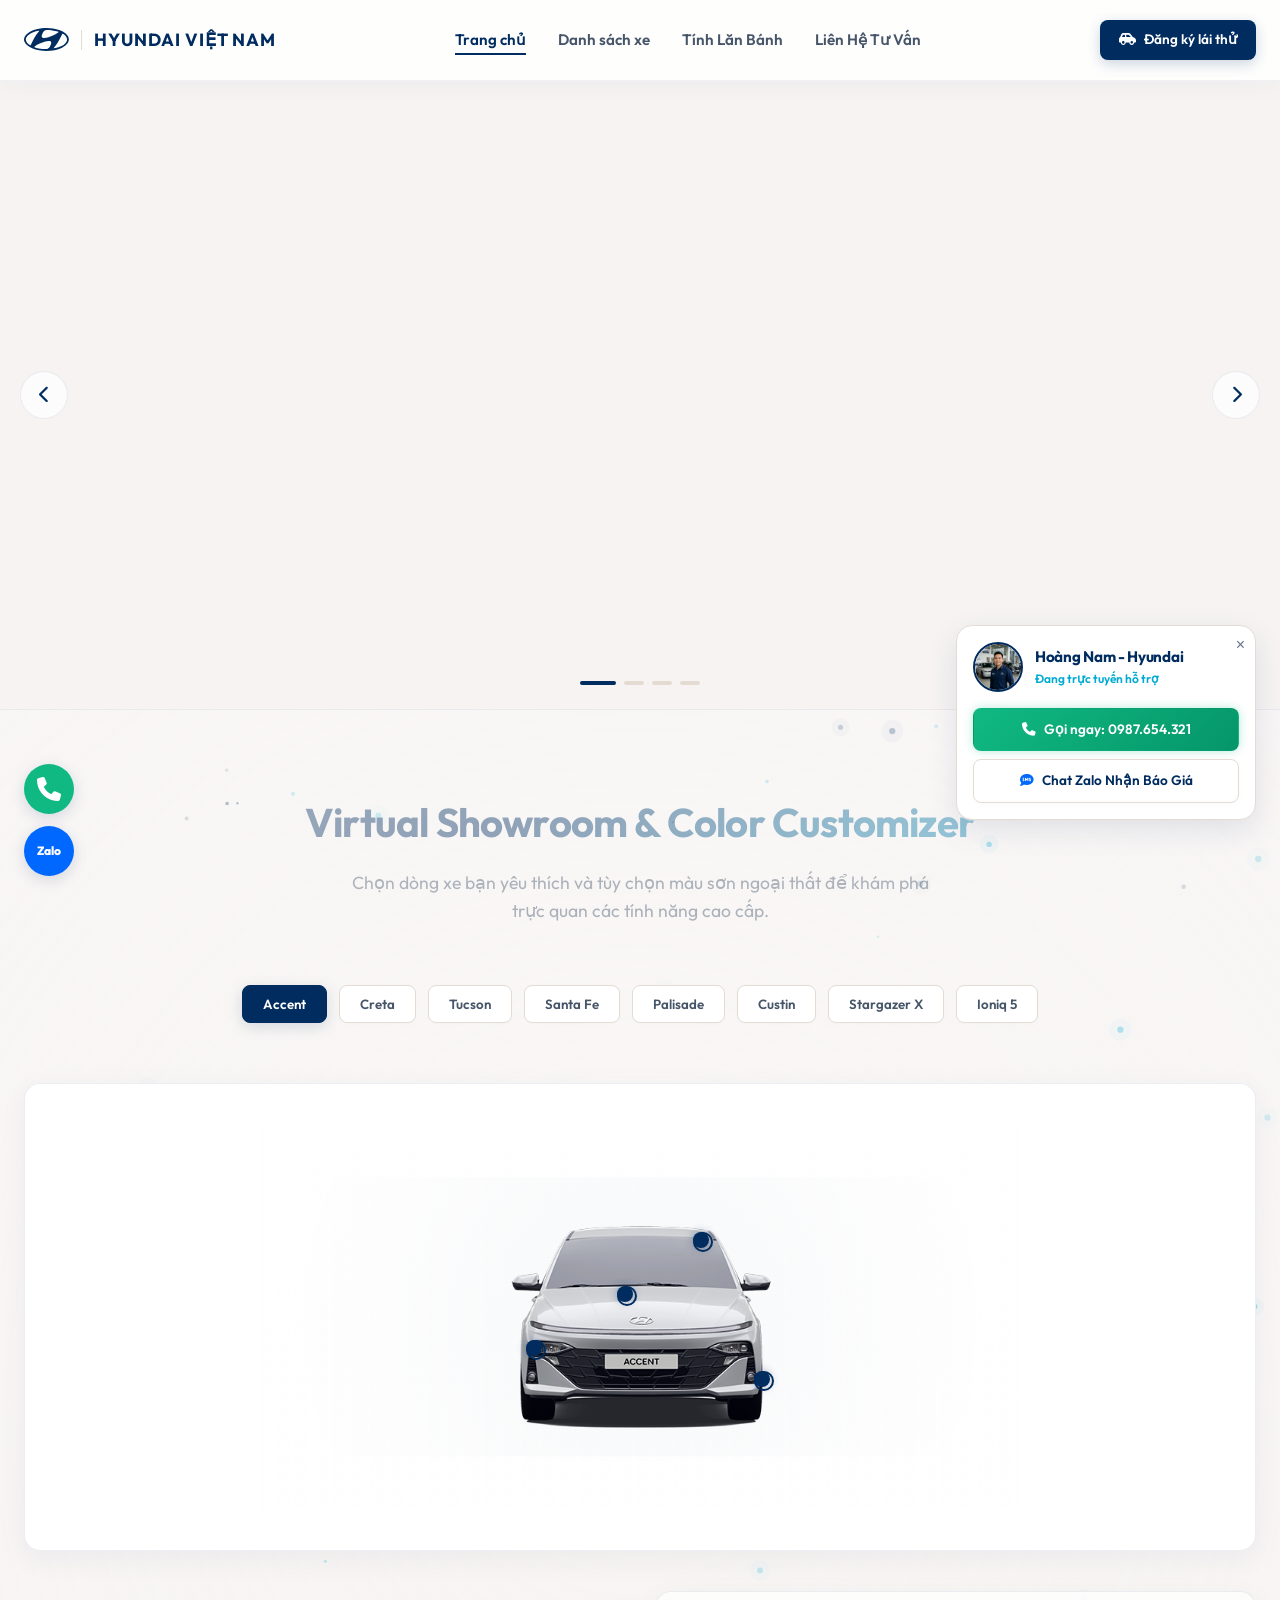
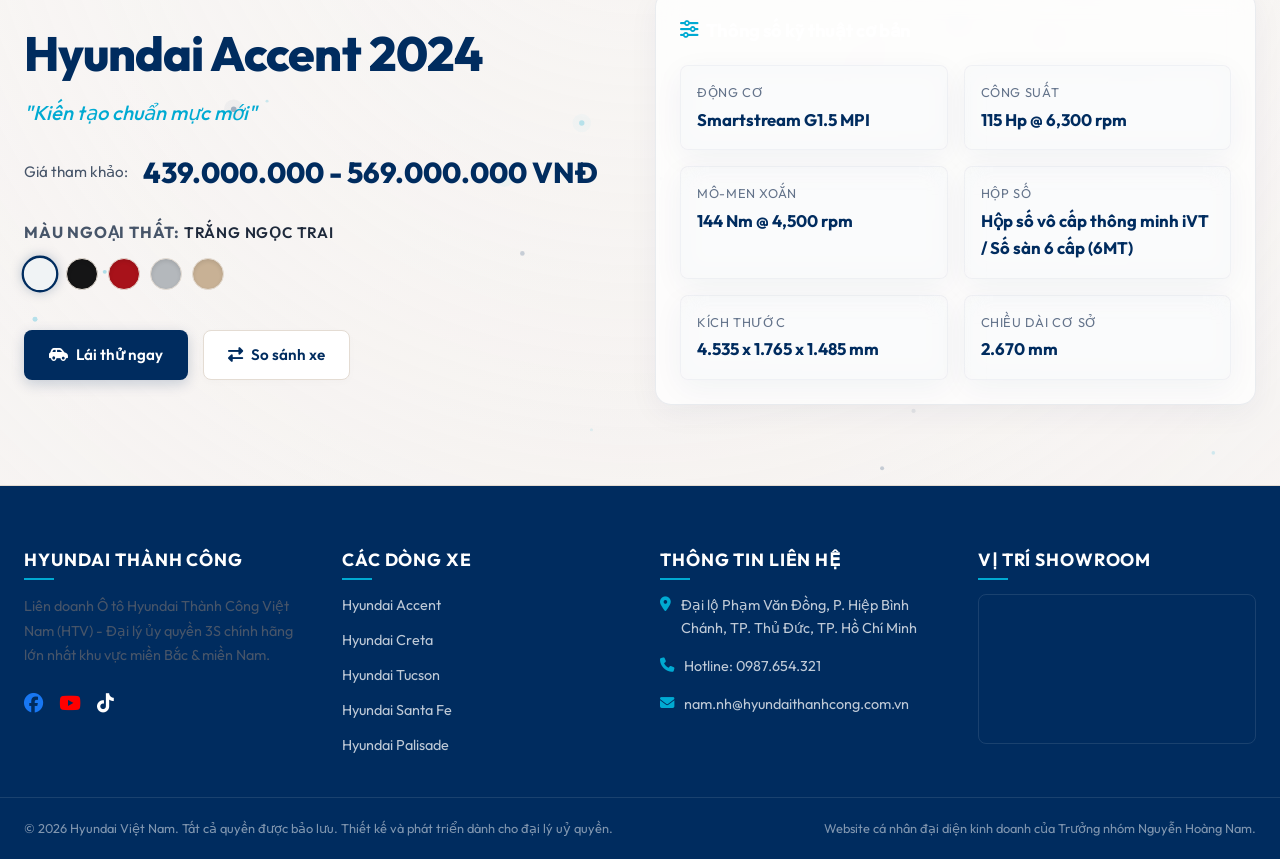
<file: index.html>
<!DOCTYPE html>
<html lang="vi">
<head>
  <meta charset="UTF-8">
  <meta name="viewport" content="width=device-width, initial-scale=1.0">
  
  <!-- SEO Best Practices -->
  <title>Hyundai Việt Nam - Tư Vấn Bán Hàng Premium & Trả Góp Trực Tuyến</title>
  <meta name="description" content="Website tư vấn và bán các dòng xe ô tô Hyundai chính hãng tại Việt Nam. Hỗ trợ tính giá lăn bánh chi tiết, dự toán tài chính mua xe trả góp lãi suất thấp 2026.">
  <meta name="keywords" content="Hyundai, Accent, Tucson, Santa Fe, Palisade, Creta, Custin, Stargazer, xe o to, giá lăn bánh, trả góp ô tô">
  
  <!-- Open Graph / Facebook -->
  <meta property="og:type" content="website">
  <meta property="og:title" content="Hyundai Việt Nam - Tư Vấn Bán Hàng Premium">
  <meta property="og:description" content="Khám phá các dòng xe Hyundai thế hệ mới cùng công cụ tính lăn bánh, trả góp ngân hàng trực quan. Đăng ký lái thử miễn phí.">
  <meta property="og:image" content="https://hyundai-api.thanhcong.vn/storage/uploads/seo/CUSTIN.jpg">
  
  <!-- Favicon -->
  <link rel="icon" type="image/svg+xml" href="images/favicon.svg">

  <!-- Icons & Fonts -->
  <link rel="stylesheet" href="https://cdnjs.cloudflare.com/ajax/libs/font-awesome/6.4.0/css/all.min.css">
  <link rel="stylesheet" href="css/style.css?v=2.4">
</head>
<body>

  <!-- -----------------------------------------------------------
       HEADER & NAVIGATION
  ------------------------------------------------------------ -->
  <header class="main-header" id="main-header">
    <div class="container header-container">
      <a href="#" class="logo-wrap" aria-label="Hyundai Home">
        <svg viewBox="0 0 253 129" width="45" height="23" fill="currentColor">
          <g transform="matrix(2.69 0 0 2.69 126.2 64.31)">
            <path fill-rule="evenodd" transform="translate(-46.89, -23.89)" d="m 56.707 29.416 c 0.714 3.69 -1.22 6.755 -2.827 9.73 c -1.785 2.768 -4.731 5.147 -8.272 4.791 c -7.946 -0.119 -15.712 -1.339 -22.914 -3.512 c -0.327 -0.089 -0.654 -0.298 -0.833 -0.595 c -0.149 -0.417 0.06 -0.804 0.357 -1.071 c 6.577 -5.327 14.403 -7.796 22.14 -10.386 c 2.886 -0.833 5.952 -1.726 9.195 -1.309 c 1.338 0.179 2.677 1.102 3.154 2.352 z M 83.816 13.645 c 3.69 3.035 7.023 7.172 5.892 12.171 c -1.845 7.38 -9.879 11.308 -16.277 13.807 c -3.482 1.161 -6.993 2.352 -10.802 2.709 c -0.238 -0.03 -0.625 0.029 -0.685 -0.328 l 0.089 -0.416 c 5.416 -6.101 9.522 -12.944 13.124 -19.878 c 1.666 -3.125 3.214 -6.338 4.642 -9.493 c 0.208 -0.238 0.417 -0.357 0.655 -0.446 c 1.338 0.118 2.291 1.16 3.362 1.874 z M 31.888 5.789 L 31.769 6.235 C 23.943 15.132 18.795 25.458 13.915 35.724 C 12.963 36.617 12.04 35.426 11.177 35.039 C 6.832 32.183 2.904 27.57 4.035 22.095 C 5.85 14.954 13.2 11.145 19.331 8.557 c 3.63 -1.369 7.41 -2.47 11.397 -3.095 c 0.417 -0.001 0.952 -0.06 1.16 0.327 z m 38.835 1.428 c 0.446 0.238 0.982 0.327 1.25 0.773 c 0.238 0.506 -0.238 0.833 -0.506 1.161 c -6.16 4.82 -13.212 7.499 -20.414 9.85 c -3.661 0.893 -7.351 2.5 -11.427 1.607 c -0.953 -0.238 -1.815 -0.863 -2.351 -1.786 c -1.012 -2.797 0.357 -5.713 1.547 -8.153 c 1.577 -3.065 4.375 -6.666 8.243 -6.725 c 8.332 -0.06 16.188 1.19 23.658 3.273 z M 81.019 7.455 C 87.328 10.907 94.47 16.977 93.726 25.071 C 92.863 32.57 85.87 37.807 79.621 40.962 C 61.379 49.681 35.758 49.948 16.921 42.331 C 10.552 39.683 3.41 35.13 0.731 28.285 C -1.322 22.661 1.177 16.799 5.374 12.901 C 14.152 4.926 25.341 2.189 36.858 0.611 c 12.499 -1.518 25.651 -0.179 36.84 3.66 c 2.5 0.923 4.97 1.935 7.321 3.184 z"/>
          </g>
        </svg>
        <div class="logo-divider"></div>
        <span class="logo-text">Hyundai Việt Nam</span>
      </a>

      <nav class="nav-menu" id="nav-menu">
        <li><a href="index.html" class="nav-link active">Trang chủ</a></li>
        <li><a href="fleet.html" class="nav-link">Danh sách xe</a></li>
        <li><a href="calculator.html" class="nav-link">Tính Lăn Bánh</a></li>
        <li><a href="contact.html" class="nav-link">Liên Hệ Tư Vấn</a></li>
      </nav>

      <div class="header-cta">
        <a href="booking.html" class="btn btn-primary">
          <i class="fa-solid fa-car-side"></i> Đăng ký lái thử
        </a>
      </div>

      <button class="menu-toggle" id="mobile-menu-toggle" aria-label="Mở menu">
        <span></span>
        <span></span>
        <span></span>
      </button>
    </div>
  </header>

  <!-- -----------------------------------------------------------
       HERO CAROUSEL SECTION (BANNER CHẠY CUỘN)
  ------------------------------------------------------------ -->
  <section class="hero-carousel-section" id="hero">
    <div class="hero-slider" id="hero-slider">
      <!-- Slide 1: Santa Fe -->
      <div class="hero-slide active" style="background-image: url('https://hyundai-api.thanhcong.vn/storage/uploads/product/105/blocks/3/Hyundai-Santafe-White-Rung-29.JPG');"></div>

      <!-- Slide 2: Tucson -->
      <div class="hero-slide" style="background-image: url('https://hyundai-api.thanhcong.vn/storage/uploads/product/107/blocks/3/20241007TYXS/DSCF1753.png');"></div>

      <!-- Slide 3: Creta -->
      <div class="hero-slide" style="background-image: url('https://hyundai-api.thanhcong.vn/storage/uploads/product/20250530/slide-website-new-creta.jpg');"></div>

      <!-- Slide 4: Venue -->
      <div class="hero-slide" style="background-image: url('https://hyundai-api.thanhcong.vn/storage/uploads/product/slide-website-m%E1%BB%9Bi-s%E1%BA%A3n-ph%E1%BA%A9m-venue.png');"></div>
    </div>

    <!-- Controls -->
    <button class="carousel-arrow prev-arrow" id="hero-prev-btn" aria-label="Slide trước"><i class="fa-solid fa-chevron-left"></i></button>
    <button class="carousel-arrow next-arrow" id="hero-next-btn" aria-label="Slide sau"><i class="fa-solid fa-chevron-right"></i></button>
    
    <div class="carousel-dots" id="hero-carousel-dots">
      <!-- Dots populated dynamically via JavaScript -->
    </div>
  </section>

  <!-- -----------------------------------------------------------
       VIRTUAL SHOWROOM & COLOR CUSTOMIZER
  ------------------------------------------------------------ -->
  <section class="showroom-section section" id="showroom">
    <!-- Interactive Particle Background behind the Car -->
    <canvas id="particles-canvas"></canvas>

    <div class="container">
      <div class="section-header">
        <h2>Virtual Showroom & Color Customizer</h2>
        <p>Chọn dòng xe bạn yêu thích và tùy chọn màu sơn ngoại thất để khám phá trực quan các tính năng cao cấp.</p>
      </div>

      <div class="showroom-container">
        <!-- Showroom Car Model Navigation -->
        <div class="showroom-nav">
          <button class="showroom-car-btn active" data-car="accent">Accent</button>
          <button class="showroom-car-btn" data-car="creta">Creta</button>
          <button class="showroom-car-btn" data-car="tucson">Tucson</button>
          <button class="showroom-car-btn" data-car="santafe">Santa Fe</button>
          <button class="showroom-car-btn" data-car="palisade">Palisade</button>
          <button class="showroom-car-btn" data-car="custin">Custin</button>
          <button class="showroom-car-btn" data-car="stargazer">Stargazer X</button>
          <button class="showroom-car-btn" data-car="ioniq5">Ioniq 5</button>
        </div>

        <!-- Visual Car Area with Hotspots -->
        <div class="showroom-visual glass-panel">
          <div class="showroom-bg-glow"></div>
          <div class="showroom-car-display">
            <img id="showroom-car-img" src="https://hyundai-api.thanhcong.vn/storage/uploads/product/Accent_662x376.png" alt="Hyundai Car Showroom">
            <!-- Floating Hotspots container -->
            <div class="showroom-hotspots" id="showroom-hotspots">
              <!-- Dynamically populated via showroom.js -->
            </div>
          </div>
        </div>

        <!-- Interactive Customizer Details & Specs -->
        <div class="showroom-info">
          <!-- Text Info & Color bullets -->
          <div class="showroom-description">
            <div class="car-name-wrap">
              <h1 id="showroom-car-name">Hyundai Accent 2024</h1>
              <p class="car-tagline" id="showroom-car-tagline">"Kiến tạo chuẩn mực mới"</p>
            </div>
            
            <div class="car-price-tag">
              <span>Giá tham khảo:</span>
              <strong id="showroom-car-price">439.000.000 - 569.000.000 VNĐ</strong>
            </div>

            <!-- Exterior Color Selector -->
            <div class="color-customizer">
              <h3>Màu ngoại thất: <span id="showroom-color-name">Trắng Ngọc Trai</span></h3>
              <div class="color-options-wrap">
                <div class="color-dots" id="showroom-colors">
                  <!-- Dynamically populated via showroom.js -->
                </div>
              </div>
            </div>

            <div style="display: flex; gap: 15px; margin-top: 10px;">
              <a href="#booking-section" class="btn btn-primary">
                <i class="fa-solid fa-car-side"></i> Lái thử ngay
              </a>
              <button class="btn btn-secondary btn-add-compare" id="showroom-compare-btn" data-car="accent">
                <i class="fas fa-exchange-alt"></i> So sánh xe
              </button>
            </div>
          </div>

          <!-- Specs Info Box -->
          <div class="glass-panel" style="padding: 24px; display: flex; flex-direction: column; justify-content: center;">
            <h3 style="margin-bottom: 20px; color: #fff; font-size: 1.15rem; display: flex; align-items: center; gap: 8px;">
              <i class="fas fa-sliders-h" style="color: var(--hyundai-cyan);"></i> Thông số kỹ thuật cơ bản
            </h3>
            <div class="showroom-specs">
              <div class="spec-box glass-panel">
                <span>Động cơ</span>
                <strong id="spec-engine">-</strong>
              </div>
              <div class="spec-box glass-panel">
                <span>Công suất</span>
                <strong id="spec-power">-</strong>
              </div>
              <div class="spec-box glass-panel">
                <span>Mô-men xoắn</span>
                <strong id="spec-torque">-</strong>
              </div>
              <div class="spec-box glass-panel">
                <span>Hộp số</span>
                <strong id="spec-trans">-</strong>
              </div>
              <div class="spec-box glass-panel">
                <span>Kích thước</span>
                <strong id="spec-dim">-</strong>
              </div>
              <div class="spec-box glass-panel">
                <span>Chiều dài cơ sở</span>
                <strong id="spec-wheel">-</strong>
              </div>
            </div>
          </div>
        </div>
      </div>
    </div>
  </section>



  <!-- -----------------------------------------------------------
       STICKY / FLOATING CONSULTANT CARD & MOB CTAs
  ------------------------------------------------------------ -->
  <!-- Minimizable floating consultant profile -->
  <div class="advisor-floating-card glass-panel" id="advisor-floating-card">
    <button class="close-floating-card" id="close-floating-card" title="Thu nhỏ">&times;</button>
    <div class="advisor-float-header">
      <img src="images/advisor.png" alt="Tư Vấn Hyundai">
      <div class="advisor-float-meta">
        <h4>Hoàng Nam - Hyundai</h4>
        <p>Đang trực tuyến hỗ trợ</p>
      </div>
    </div>
    <div class="advisor-float-cta">
      <a href="tel:0987654321" class="btn btn-primary" style="background: linear-gradient(135deg, #10b981, #059669); box-shadow: 0 0 10px rgba(16,185,129,0.3);">
        <i class="fa-solid fa-phone"></i> Gọi ngay: 0987.654.321
      </a>
      <a href="https://zalo.me/0987654321" target="_blank" class="btn btn-secondary">
        <i class="fa-solid fa-comment-sms" style="color: #0068ff;"></i> Chat Zalo Nhận Báo Giá
      </a>
    </div>
  </div>

  <!-- Global Action Buttons (Calling & Zalo) -->
  <div class="float-actions">
    <a href="tel:0987654321" class="float-btn call" title="Gọi hotline" aria-label="Gọi điện thoại"><i class="fa-solid fa-phone"></i></a>
    <a href="https://zalo.me/0987654321" target="_blank" class="float-btn zalo" title="Chat Zalo" aria-label="Chat Zalo"><span>Zalo</span></a>
  </div>

  <!-- -----------------------------------------------------------
       FOOTER
  ------------------------------------------------------------ -->
  <footer class="main-footer">
    <div class="container footer-grid">
      <!-- About col -->
      <div class="footer-col">
        <h3>Hyundai Thành Công</h3>
        <p style="color: var(--text-secondary); font-size: 0.9rem; margin-bottom: 20px; line-height: 1.7;">
          Liên doanh Ô tô Hyundai Thành Công Việt Nam (HTV) - Đại lý ủy quyền 3S chính hãng lớn nhất khu vực miền Bắc & miền Nam.
        </p>
        <div style="font-size: 1.2rem; display: flex; gap: 16px;">
          <a href="#" aria-label="Facebook"><i class="fab fa-facebook" style="color: #1877f2;"></i></a>
          <a href="#" aria-label="Youtube"><i class="fab fa-youtube" style="color: #ff0000;"></i></a>
          <a href="#" aria-label="TikTok"><i class="fab fa-tiktok" style="color: #ffffff;"></i></a>
        </div>
      </div>

      <!-- Links col -->
      <div class="footer-col">
        <h3>Các dòng xe</h3>
        <ul class="footer-links">
          <li><a href="index.html#showroom">Hyundai Accent</a></li>
          <li><a href="index.html#showroom">Hyundai Creta</a></li>
          <li><a href="index.html#showroom">Hyundai Tucson</a></li>
          <li><a href="index.html#showroom">Hyundai Santa Fe</a></li>
          <li><a href="index.html#showroom">Hyundai Palisade</a></li>
        </ul>
      </div>

      <!-- Contact Info col -->
      <div class="footer-col">
        <h3>Thông tin liên hệ</h3>
        <div class="footer-contact-info">
          <p><i class="fa-solid fa-location-dot"></i> <span>Đại lộ Phạm Văn Đồng, P. Hiệp Bình Chánh, TP. Thủ Đức, TP. Hồ Chí Minh</span></p>
          <p><i class="fa-solid fa-phone"></i> <span>Hotline: 0987.654.321</span></p>
          <p><i class="fa-solid fa-envelope"></i> <span>nam.nh@hyundaithanhcong.com.vn</span></p>
        </div>
      </div>

      <!-- Live Showroom Location Map col -->
      <div class="footer-col">
        <h3>Vị trí showroom</h3>
        <div class="footer-map-wrap">
          <!-- Stylized Mock Google Map for high performance, embedding dark map styling -->
          <iframe 
            src="https://www.google.com/maps/embed?pb=!1m18!1m12!1m3!1d3918.9669528779696!2d106.7188737!3d10.8138245!2m3!1f0!2f0!3f0!3m2!1i1024!2i768!4f13.1!3m3!1m2!1s0x0%3A0x0!2zMTDCsDQ4JzQ5LjgiTiAxMDbCsDQzJzA3LjkiRQ!5e0!3m2!1svi!2svn!4v1700000000000!5m2!1svi!2svn" 
            width="100%" 
            height="100%" 
            style="border:0; filter: grayscale(1) invert(0.9) contrast(1.2);" 
            allowfullscreen="" 
            loading="lazy" 
            referrerpolicy="no-referrer-when-downgrade">
          </iframe>
        </div>
      </div>
    </div>

    <div class="container footer-bottom">
      <p>&copy; 2026 Hyundai Việt Nam. Tất cả quyền được bảo lưu. Thiết kế và phát triển dành cho đại lý uỷ quyền.</p>
      <p>Website cá nhân đại diện kinh doanh của Trưởng nhóm Nguyễn Hoàng Nam.</p>
    </div>
  </footer>

  <!-- -----------------------------------------------------------
       JAVASCRIPT MODULE ENTRY
  ------------------------------------------------------------ -->
  <script type="module" src="js/main.js?v=2.5"></script>
</body>
</html>
</file>
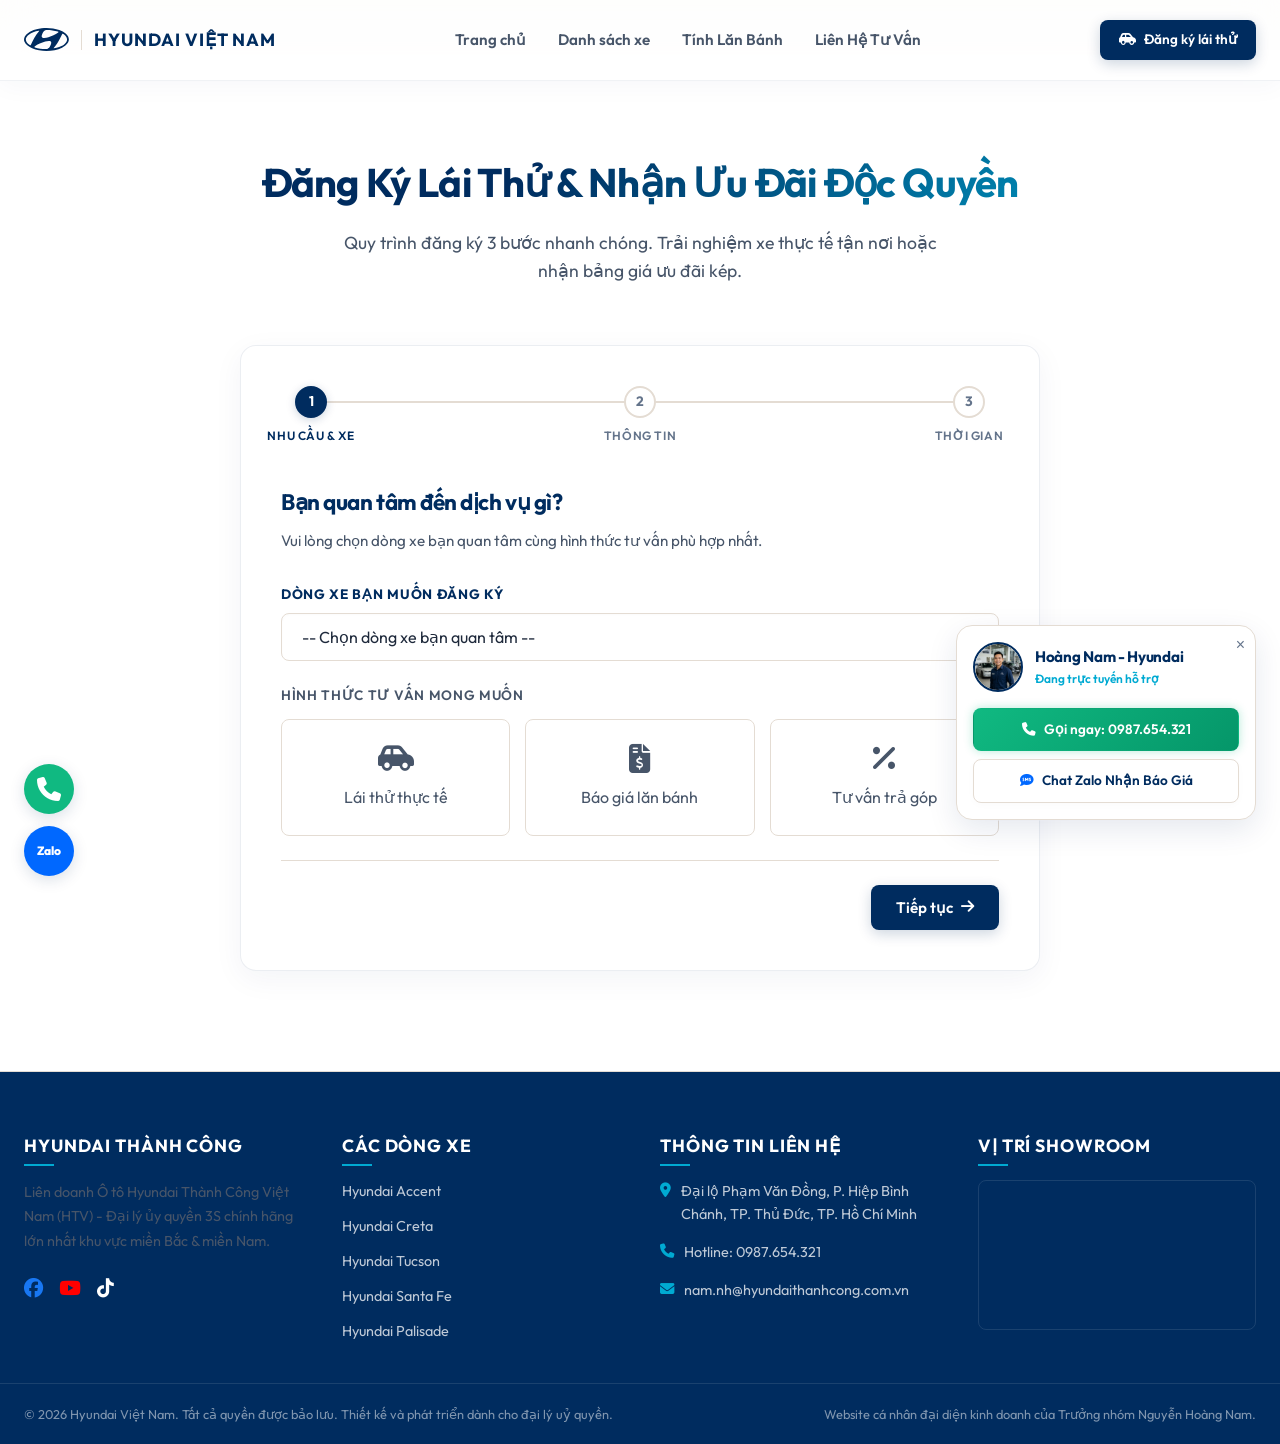
<file: booking.html>
<!DOCTYPE html>
<html lang="vi">
<head>
  <meta charset="UTF-8">
  <meta name="viewport" content="width=device-width, initial-scale=1.0">
  
  <!-- SEO Best Practices -->
  <title>Đăng Ký Lái Thử & Nhận Ưu Đãi Độc Quyền Hyundai 2026</title>
  <meta name="description" content="Đăng ký lái thử các dòng xe Hyundai tận nhà miễn phí. Nhận ngay voucher VIP giảm giá trực tiếp từ Trưởng nhóm kinh doanh.">
  <meta name="keywords" content="đăng ký lái thử hyundai, lái thửaccent, lái thử tucson, khuyến mãi mua xe hyundai">
  
  <!-- Open Graph / Facebook -->
  <meta property="og:type" content="website">
  <meta property="og:title" content="Đăng Ký Lái Thử & Nhận Ưu Đãi Độc Quyền Hyundai">
  <meta property="og:description" content="Quy trình đặt lịch lái thử nhanh chóng 3 bước và nhận voucher VIP.">
  <meta property="og:image" content="https://hyundai-api.thanhcong.vn/storage/uploads/seo/CUSTIN.jpg">
  
  <!-- Favicon -->
  <link rel="icon" type="image/svg+xml" href="images/favicon.svg">

  <!-- Icons & Fonts -->
  <link rel="stylesheet" href="https://cdnjs.cloudflare.com/ajax/libs/font-awesome/6.4.0/css/all.min.css">
  <link rel="stylesheet" href="css/style.css?v=2.4">
</head>
<body>

  <!-- -----------------------------------------------------------
       HEADER & NAVIGATION
  ------------------------------------------------------------ -->
  <header class="main-header" id="main-header">
    <div class="container header-container">
      <a href="index.html" class="logo-wrap" aria-label="Hyundai Home">
        <svg viewBox="0 0 253 129" width="45" height="23" fill="currentColor">
          <g transform="matrix(2.69 0 0 2.69 126.2 64.31)">
            <path fill-rule="evenodd" transform="translate(-46.89, -23.89)" d="m 56.707 29.416 c 0.714 3.69 -1.22 6.755 -2.827 9.73 c -1.785 2.768 -4.731 5.147 -8.272 4.791 c -7.946 -0.119 -15.712 -1.339 -22.914 -3.512 c -0.327 -0.089 -0.654 -0.298 -0.833 -0.595 c -0.149 -0.417 0.06 -0.804 0.357 -1.071 c 6.577 -5.327 14.403 -7.796 22.14 -10.386 c 2.886 -0.833 5.952 -1.726 9.195 -1.309 c 1.338 0.179 2.677 1.102 3.154 2.352 z M 83.816 13.645 c 3.69 3.035 7.023 7.172 5.892 12.171 c -1.845 7.38 -9.879 11.308 -16.277 13.807 c -3.482 1.161 -6.993 2.352 -10.802 2.709 c -0.238 -0.03 -0.625 0.029 -0.685 -0.328 l 0.089 -0.416 c 5.416 -6.101 9.522 -12.944 13.124 -19.878 c 1.666 -3.125 3.214 -6.338 4.642 -9.493 c 0.208 -0.238 0.417 -0.357 0.655 -0.446 c 1.338 0.118 2.291 1.16 3.362 1.874 z M 31.888 5.789 L 31.769 6.235 C 23.943 15.132 18.795 25.458 13.915 35.724 C 12.963 36.617 12.04 35.426 11.177 35.039 C 6.832 32.183 2.904 27.57 4.035 22.095 C 5.85 14.954 13.2 11.145 19.331 8.557 c 3.63 -1.369 7.41 -2.47 11.397 -3.095 c 0.417 -0.001 0.952 -0.06 1.16 0.327 z m 38.835 1.428 c 0.446 0.238 0.982 0.327 1.25 0.773 c 0.238 0.506 -0.238 0.833 -0.506 1.161 c -6.16 4.82 -13.212 7.499 -20.414 9.85 c -3.661 0.893 -7.351 2.5 -11.427 1.607 c -0.953 -0.238 -1.815 -0.863 -2.351 -1.786 c -1.012 -2.797 0.357 -5.713 1.547 -8.153 c 1.577 -3.065 4.375 -6.666 8.243 -6.725 c 8.332 -0.06 16.188 1.19 23.658 3.273 z M 81.019 7.455 C 87.328 10.907 94.47 16.977 93.726 25.071 C 92.863 32.57 85.87 37.807 79.621 40.962 C 61.379 49.681 35.758 49.948 16.921 42.331 C 10.552 39.683 3.41 35.13 0.731 28.285 C -1.322 22.661 1.177 16.799 5.374 12.901 C 14.152 4.926 25.341 2.189 36.858 0.611 c 12.499 -1.518 25.651 -0.179 36.84 3.66 c 2.5 0.923 4.97 1.935 7.321 3.184 z"/>
          </g>
        </svg>
        <div class="logo-divider"></div>
        <span class="logo-text">Hyundai Việt Nam</span>
      </a>

      <nav class="nav-menu" id="nav-menu">
        <li><a href="index.html" class="nav-link">Trang chủ</a></li>
        <li><a href="fleet.html" class="nav-link">Danh sách xe</a></li>
        <li><a href="calculator.html" class="nav-link">Tính Lăn Bánh</a></li>
        <li><a href="contact.html" class="nav-link">Liên Hệ Tư Vấn</a></li>
      </nav>

      <div class="header-cta">
        <a href="booking.html" class="btn btn-primary">
          <i class="fa-solid fa-car-side"></i> Đăng ký lái thử
        </a>
      </div>

      <button class="menu-toggle" id="mobile-menu-toggle" aria-label="Mở menu">
        <span></span>
        <span></span>
        <span></span>
      </button>
    </div>
  </header>

  <!-- -----------------------------------------------------------
       INTERACTIVE BOOKING WIZARD (FORM ĐĂNG KÝ)
  ------------------------------------------------------------ -->
  <section class="booking-section section" id="booking-section" style="margin-top: 50px;">
    <div class="container">
      <div class="section-header">
        <h2>Đăng Ký Lái Thử & Nhận Ưu Đãi Độc Quyền</h2>
        <p>Quy trình đăng ký 3 bước nhanh chóng. Trải nghiệm xe thực tế tận nơi hoặc nhận bảng giá ưu đãi kép.</p>
      </div>

      <div class="wizard-container glass-panel">
        <!-- Progress Steps -->
        <div class="wizard-progress">
          <div class="wizard-progress-bar">
            <div class="wizard-progress-line" id="wizard-progress-line"></div>
          </div>
          <div class="wizard-indicator-step active">
            <div class="step-num">1</div>
            <div class="step-label">Nhu cầu & Xe</div>
          </div>
          <div class="wizard-indicator-step">
            <div class="step-num">2</div>
            <div class="step-label">Thông tin</div>
          </div>
          <div class="wizard-indicator-step">
            <div class="step-num">3</div>
            <div class="step-label">Thời gian</div>
          </div>
        </div>

        <form id="booking-wizard-form" novalidate>
          <!-- Step 1: Car & Service interest -->
          <div class="wizard-step-panel active" id="wizard-step-1">
            <h3>Bạn quan tâm đến dịch vụ gì?</h3>
            <p>Vui lòng chọn dòng xe bạn quan tâm cùng hình thức tư vấn phù hợp nhất.</p>
            
            <div class="form-group" style="margin-bottom: 24px;">
              <label for="wizard-car-select">Dòng xe bạn muốn đăng ký</label>
              <select class="form-select" id="wizard-car-select" required>
                <!-- Populated dynamically -->
              </select>
            </div>

            <label style="font-size: 0.85rem; font-weight: 600; color: var(--text-secondary); text-transform: uppercase; letter-spacing: 0.05em; display: block; margin-bottom: 12px;">
              Hình thức tư vấn mong muốn
            </label>
            <div class="wizard-services-grid">
              <div class="wizard-service-card">
                <input type="radio" name="wizard-service" id="srv-test" value="test-drive" required>
                <label class="wizard-service-label" for="srv-test">
                  <i class="fa-solid fa-car-side"></i>
                  <span>Lái thử thực tế</span>
                </label>
              </div>
              <div class="wizard-service-card">
                <input type="radio" name="wizard-service" id="srv-quote" value="quote">
                <label class="wizard-service-label" for="srv-quote">
                  <i class="fa-solid fa-file-invoice-dollar"></i>
                  <span>Báo giá lăn bánh</span>
                </label>
              </div>
              <div class="wizard-service-card">
                <input type="radio" name="wizard-service" id="srv-loan" value="installment">
                <label class="wizard-service-label" for="srv-loan">
                  <i class="fa-solid fa-percent"></i>
                  <span>Tư vấn trả góp</span>
                </label>
              </div>
            </div>

            <div class="wizard-actions">
              <button type="button" class="btn btn-primary btn-wizard-next">Tiếp tục <i class="fas fa-arrow-right"></i></button>
            </div>
          </div>

          <!-- Step 2: Customer details -->
          <div class="wizard-step-panel" id="wizard-step-2">
            <h3>Thông tin liên hệ của bạn</h3>
            <p>Tư vấn viên sẽ liên hệ lại trực tiếp qua thông tin này để hỗ trợ sớm nhất.</p>

            <div class="wizard-step-grid">
              <div class="form-group">
                <label for="wizard-name">Họ và tên khách hàng *</label>
                <input type="text" class="form-input" id="wizard-name" placeholder="Ví dụ: Nguyễn Văn A" required>
              </div>
              <div class="form-group">
                <label for="wizard-phone">Số điện thoại di động *</label>
                <input type="tel" class="form-input" id="wizard-phone" placeholder="Ví dụ: 0987654321" required>
              </div>
              <div class="form-group form-group-full">
                <label for="wizard-city">Khu vực bạn sinh sống</label>
                <select class="form-select" id="wizard-city" required>
                  <option value="" disabled selected>-- Chọn khu vực của bạn --</option>
                  <option value="Hà Nội">Hà Nội</option>
                  <option value="TP. Hồ Chí Minh">TP. Hồ Chí Minh</option>
                  <option value="Hải Phòng">Hải Phòng</option>
                  <option value="Đà Nẵng">Đà Nẵng</option>
                  <option value="Cần Thơ">Cần Thơ</option>
                  <option value="Tỉnh thành khác">Tỉnh thành khác</option>
                </select>
              </div>
            </div>

            <div class="wizard-actions">
              <button type="button" class="btn btn-secondary btn-wizard-prev"><i class="fas fa-arrow-left"></i> Quay lại</button>
              <button type="button" class="btn btn-primary btn-wizard-next">Tiếp tục <i class="fas fa-arrow-right"></i></button>
            </div>
          </div>

          <!-- Step 3: Schedule & details -->
          <div class="wizard-step-panel" id="wizard-step-3">
            <h3>Lịch hẹn & Yêu cầu đặc biệt</h3>
            <p>Chọn ngày giờ và bổ sung yêu cầu hỗ trợ khác để chúng tôi phục vụ tốt nhất.</p>

            <div class="wizard-step-grid">
              <div class="form-group">
                <label for="wizard-date">Ngày dự kiến hẹn lịch</label>
                <input type="date" class="form-input" id="wizard-date">
              </div>
              <div class="form-group">
                <label for="wizard-note">Yêu cầu hỗ trợ thêm</label>
                <input type="text" class="form-input" id="wizard-note" placeholder="Ví dụ: Lái thử tại nhà, Tư vấn gói vay 85%...">
              </div>
            </div>

            <div class="wizard-actions">
              <button type="button" class="btn btn-secondary btn-wizard-prev"><i class="fas fa-arrow-left"></i> Quay lại</button>
              <button type="submit" class="btn btn-primary">Gửi đăng ký <i class="fa-regular fa-paper-plane"></i></button>
            </div>
          </div>
        </form>
      </div>
    </div>
  </section>

  <!-- Success Voucher Modal -->
  <div class="success-modal" id="success-modal">
    <div class="success-box glass-panel">
      <div class="success-icon-wrap">
        <i class="fa-solid fa-check"></i>
      </div>
      <h2>Đăng ký thành công!</h2>
      <p>Yêu cầu đã được hệ thống ghi nhận. Chuyên viên kinh doanh sẽ liên hệ hỗ trợ bạn trong vòng 5 phút.</p>
      
      <!-- Interactive Voucher Card -->
      <div class="voucher-ticket">
        <div class="voucher-header">Voucher Đặc Quyền VIP</div>
        <div class="voucher-title">Ưu Đãi Đặc Biệt Cho Dòng Xe <span id="voucher-car-name" style="color: var(--hyundai-cyan);">Accent</span></div>
        <div class="voucher-code-wrap" id="voucher-code">HYUNDAI-VIP</div>
      </div>

      <button class="btn btn-primary" id="success-modal-close" style="width: 100%;">
        <i class="fa-solid fa-circle-check"></i> Hoàn tất và Đóng
      </button>
    </div>
  </div>

  <!-- -----------------------------------------------------------
       STICKY / FLOATING CONSULTANT CARD & MOB CTAs
  ------------------------------------------------------------ -->
  <!-- Minimizable floating consultant profile -->
  <div class="advisor-floating-card glass-panel" id="advisor-floating-card">
    <button class="close-floating-card" id="close-floating-card" title="Thu nhỏ">&times;</button>
    <div class="advisor-float-header">
      <img src="images/advisor.png" alt="Tư Vấn Hyundai">
      <div class="advisor-float-meta">
        <h4>Hoàng Nam - Hyundai</h4>
        <p>Đang trực tuyến hỗ trợ</p>
      </div>
    </div>
    <div class="advisor-float-cta">
      <a href="tel:0987654321" class="btn btn-primary" style="background: linear-gradient(135deg, #10b981, #059669); box-shadow: 0 0 10px rgba(16,185,129,0.3);">
        <i class="fa-solid fa-phone"></i> Gọi ngay: 0987.654.321
      </a>
      <a href="https://zalo.me/0987654321" target="_blank" class="btn btn-secondary">
        <i class="fa-solid fa-comment-sms" style="color: #0068ff;"></i> Chat Zalo Nhận Báo Giá
      </a>
    </div>
  </div>

  <!-- Global Action Buttons (Calling & Zalo) -->
  <div class="float-actions">
    <a href="tel:0987654321" class="float-btn call" title="Gọi hotline" aria-label="Gọi điện thoại"><i class="fa-solid fa-phone"></i></a>
    <a href="https://zalo.me/0987654321" target="_blank" class="float-btn zalo" title="Chat Zalo" aria-label="Chat Zalo"><span>Zalo</span></a>
  </div>

  <!-- -----------------------------------------------------------
       FOOTER
  ------------------------------------------------------------ -->
  <footer class="main-footer">
    <div class="container footer-grid">
      <!-- About col -->
      <div class="footer-col">
        <h3>Hyundai Thành Công</h3>
        <p style="color: var(--text-secondary); font-size: 0.9rem; margin-bottom: 20px; line-height: 1.7;">
          Liên doanh Ô tô Hyundai Thành Công Việt Nam (HTV) - Đại lý ủy quyền 3S chính hãng lớn nhất khu vực miền Bắc & miền Nam.
        </p>
        <div style="font-size: 1.2rem; display: flex; gap: 16px;">
          <a href="#" aria-label="Facebook"><i class="fab fa-facebook" style="color: #1877f2;"></i></a>
          <a href="#" aria-label="Youtube"><i class="fab fa-youtube" style="color: #ff0000;"></i></a>
          <a href="#" aria-label="TikTok"><i class="fab fa-tiktok" style="color: #ffffff;"></i></a>
        </div>
      </div>

      <!-- Links col -->
      <div class="footer-col">
        <h3>Các dòng xe</h3>
        <ul class="footer-links">
          <li><a href="index.html#showroom">Hyundai Accent</a></li>
          <li><a href="index.html#showroom">Hyundai Creta</a></li>
          <li><a href="index.html#showroom">Hyundai Tucson</a></li>
          <li><a href="index.html#showroom">Hyundai Santa Fe</a></li>
          <li><a href="index.html#showroom">Hyundai Palisade</a></li>
        </ul>
      </div>

      <!-- Contact Info col -->
      <div class="footer-col">
        <h3>Thông tin liên hệ</h3>
        <div class="footer-contact-info">
          <p><i class="fa-solid fa-location-dot"></i> <span>Đại lộ Phạm Văn Đồng, P. Hiệp Bình Chánh, TP. Thủ Đức, TP. Hồ Chí Minh</span></p>
          <p><i class="fa-solid fa-phone"></i> <span>Hotline: 0987.654.321</span></p>
          <p><i class="fa-solid fa-envelope"></i> <span>nam.nh@hyundaithanhcong.com.vn</span></p>
        </div>
      </div>

      <!-- Live Showroom Location Map col -->
      <div class="footer-col">
        <h3>Vị trí showroom</h3>
        <div class="footer-map-wrap">
          <iframe 
            src="https://www.google.com/maps/embed?pb=!1m18!1m12!1m3!1d3918.9669528779696!2d106.7188737!3d10.8138245!2m3!1f0!2f0!3f0!3m2!1i1024!2i768!4f13.1!3m3!1m2!1s0x0%3A0x0!2zMTDCsDQ4JzQ5LjgiTiAxMDbCsDQzJzA3LjkiRQ!5e0!3m2!1svi!2svn!4v1700000000000!5m2!1svi!2svn" 
            width="100%" 
            height="100%" 
            style="border:0; filter: grayscale(1) invert(0.9) contrast(1.2);" 
            allowfullscreen="" 
            loading="lazy" 
            referrerpolicy="no-referrer-when-downgrade">
          </iframe>
        </div>
      </div>
    </div>

    <div class="container footer-bottom">
      <p>&copy; 2026 Hyundai Việt Nam. Tất cả quyền được bảo lưu. Thiết kế và phát triển dành cho đại lý uỷ quyền.</p>
      <p>Website cá nhân đại diện kinh doanh của Trưởng nhóm Nguyễn Hoàng Nam.</p>
    </div>
  </footer>

  <!-- -----------------------------------------------------------
       JAVASCRIPT MODULE ENTRY
  ------------------------------------------------------------ -->
  <script type="module" src="js/main.js?v=2.5"></script>
</body>
</html>
</file>
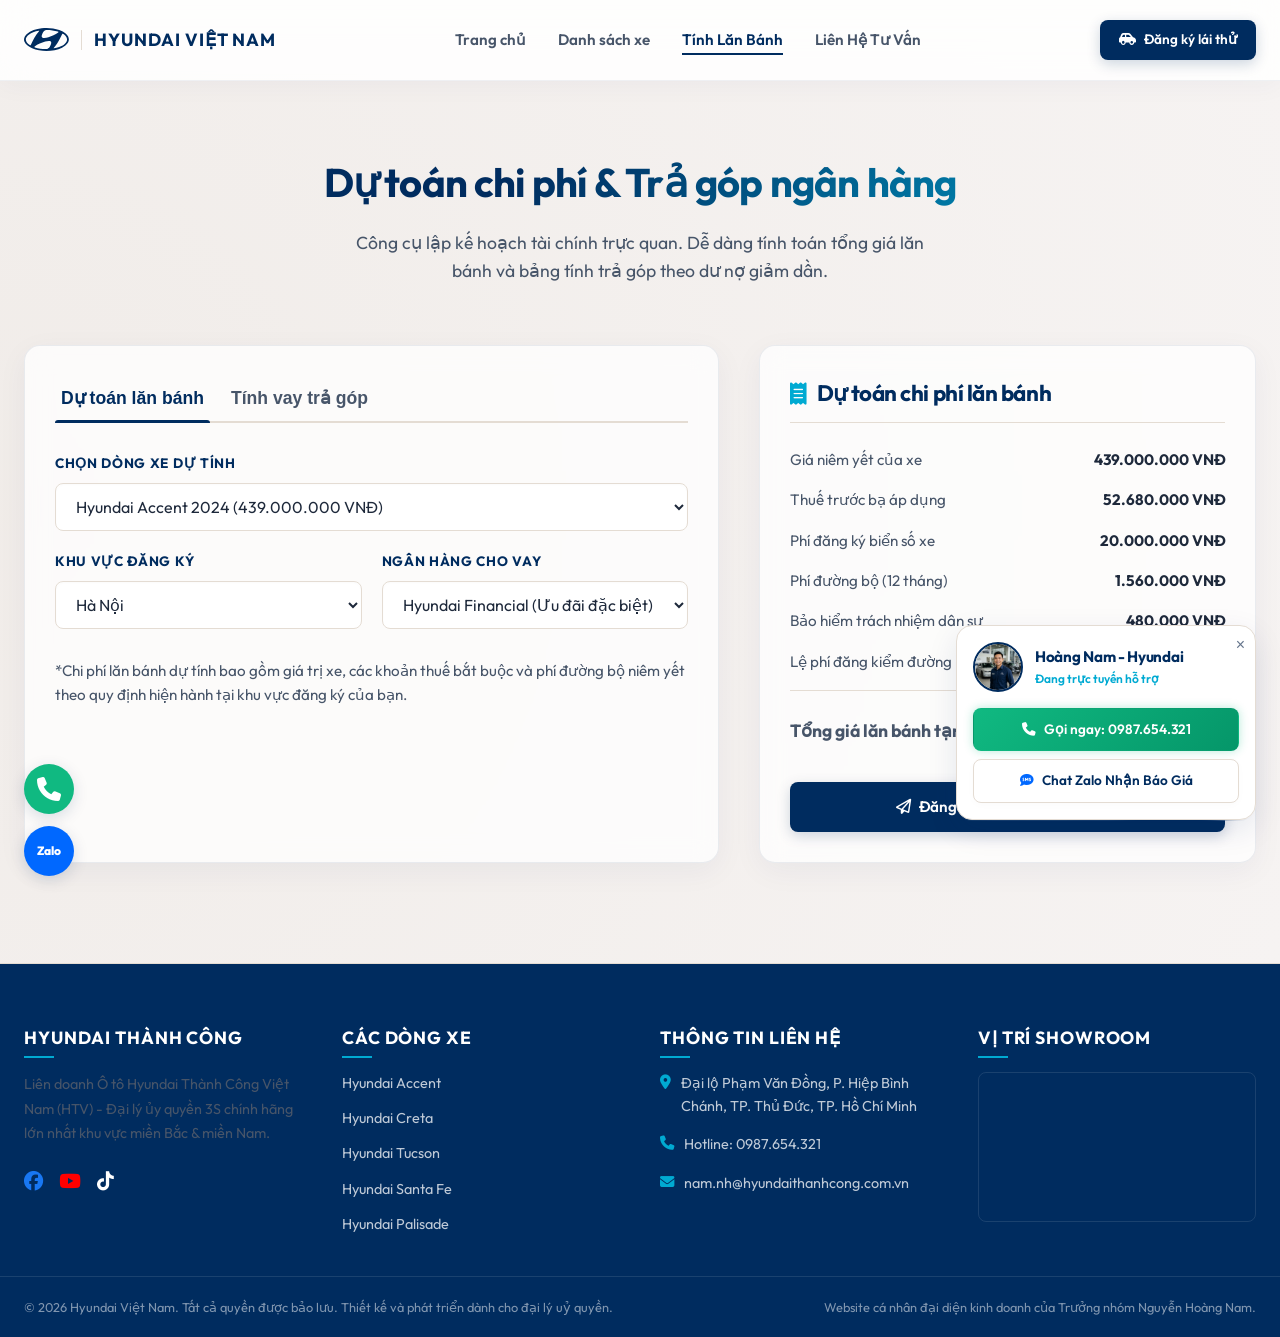
<file: calculator.html>
<!DOCTYPE html>
<html lang="vi">
<head>
  <meta charset="UTF-8">
  <meta name="viewport" content="width=device-width, initial-scale=1.0">
  
  <!-- SEO Best Practices -->
  <title>Dự Toán Giá Lăn Bánh & Tính Trả Góp Ô Tô Hyundai Trực Tuyến</title>
  <meta name="description" content="Công cụ tính giá lăn bánh chi tiết tại Hà Nội, TP.HCM & các tỉnh khác. Dự toán tài chính mua xe trả góp lãi suất thấp 2026.">
  <meta name="keywords" content="tính lăn bánh, trả góp ô tô, lãi suất vay mua xe, dự toán mua xe hyundai">
  
  <!-- Open Graph / Facebook -->
  <meta property="og:type" content="website">
  <meta property="og:title" content="Dự Toán Giá Lăn Bánh & Tính Trả Góp Ô Tô Hyundai">
  <meta property="og:description" content="Tính toán tổng giá lăn bánh và bảng tính trả góp theo dư nợ giảm dần trực quan.">
  <meta property="og:image" content="https://hyundai-api.thanhcong.vn/storage/uploads/seo/CUSTIN.jpg">
  
  <!-- Favicon -->
  <link rel="icon" type="image/svg+xml" href="images/favicon.svg">

  <!-- Icons & Fonts -->
  <link rel="stylesheet" href="https://cdnjs.cloudflare.com/ajax/libs/font-awesome/6.4.0/css/all.min.css">
  <link rel="stylesheet" href="css/style.css?v=2.4">
</head>
<body>

  <!-- -----------------------------------------------------------
       HEADER & NAVIGATION
  ------------------------------------------------------------ -->
  <header class="main-header" id="main-header">
    <div class="container header-container">
      <a href="index.html" class="logo-wrap" aria-label="Hyundai Home">
        <svg viewBox="0 0 253 129" width="45" height="23" fill="currentColor">
          <g transform="matrix(2.69 0 0 2.69 126.2 64.31)">
            <path fill-rule="evenodd" transform="translate(-46.89, -23.89)" d="m 56.707 29.416 c 0.714 3.69 -1.22 6.755 -2.827 9.73 c -1.785 2.768 -4.731 5.147 -8.272 4.791 c -7.946 -0.119 -15.712 -1.339 -22.914 -3.512 c -0.327 -0.089 -0.654 -0.298 -0.833 -0.595 c -0.149 -0.417 0.06 -0.804 0.357 -1.071 c 6.577 -5.327 14.403 -7.796 22.14 -10.386 c 2.886 -0.833 5.952 -1.726 9.195 -1.309 c 1.338 0.179 2.677 1.102 3.154 2.352 z M 83.816 13.645 c 3.69 3.035 7.023 7.172 5.892 12.171 c -1.845 7.38 -9.879 11.308 -16.277 13.807 c -3.482 1.161 -6.993 2.352 -10.802 2.709 c -0.238 -0.03 -0.625 0.029 -0.685 -0.328 l 0.089 -0.416 c 5.416 -6.101 9.522 -12.944 13.124 -19.878 c 1.666 -3.125 3.214 -6.338 4.642 -9.493 c 0.208 -0.238 0.417 -0.357 0.655 -0.446 c 1.338 0.118 2.291 1.16 3.362 1.874 z M 31.888 5.789 L 31.769 6.235 C 23.943 15.132 18.795 25.458 13.915 35.724 C 12.963 36.617 12.04 35.426 11.177 35.039 C 6.832 32.183 2.904 27.57 4.035 22.095 C 5.85 14.954 13.2 11.145 19.331 8.557 c 3.63 -1.369 7.41 -2.47 11.397 -3.095 c 0.417 -0.001 0.952 -0.06 1.16 0.327 z m 38.835 1.428 c 0.446 0.238 0.982 0.327 1.25 0.773 c 0.238 0.506 -0.238 0.833 -0.506 1.161 c -6.16 4.82 -13.212 7.499 -20.414 9.85 c -3.661 0.893 -7.351 2.5 -11.427 1.607 c -0.953 -0.238 -1.815 -0.863 -2.351 -1.786 c -1.012 -2.797 0.357 -5.713 1.547 -8.153 c 1.577 -3.065 4.375 -6.666 8.243 -6.725 c 8.332 -0.06 16.188 1.19 23.658 3.273 z M 81.019 7.455 C 87.328 10.907 94.47 16.977 93.726 25.071 C 92.863 32.57 85.87 37.807 79.621 40.962 C 61.379 49.681 35.758 49.948 16.921 42.331 C 10.552 39.683 3.41 35.13 0.731 28.285 C -1.322 22.661 1.177 16.799 5.374 12.901 C 14.152 4.926 25.341 2.189 36.858 0.611 c 12.499 -1.518 25.651 -0.179 36.84 3.66 c 2.5 0.923 4.97 1.935 7.321 3.184 z"/>
          </g>
        </svg>
        <div class="logo-divider"></div>
        <span class="logo-text">Hyundai Việt Nam</span>
      </a>

      <nav class="nav-menu" id="nav-menu">
        <li><a href="index.html" class="nav-link">Trang chủ</a></li>
        <li><a href="fleet.html" class="nav-link">Danh sách xe</a></li>
        <li><a href="calculator.html" class="nav-link active">Tính Lăn Bánh</a></li>
        <li><a href="contact.html" class="nav-link">Liên Hệ Tư Vấn</a></li>
      </nav>

      <div class="header-cta">
        <a href="booking.html" class="btn btn-primary">
          <i class="fa-solid fa-car-side"></i> Đăng ký lái thử
        </a>
      </div>

      <button class="menu-toggle" id="mobile-menu-toggle" aria-label="Mở menu">
        <span></span>
        <span></span>
        <span></span>
      </button>
    </div>
  </header>

  <!-- -----------------------------------------------------------
       LOAN & ROLLING CALCULATOR
  ------------------------------------------------------------ -->
  <section class="calculator-section section" id="calculator-section" style="margin-top: 50px;">
    <div class="container">
      <div class="section-header">
        <h2>Dự toán chi phí & Trả góp ngân hàng</h2>
        <p>Công cụ lập kế hoạch tài chính trực quan. Dễ dàng tính toán tổng giá lăn bánh và bảng tính trả góp theo dư nợ giảm dần.</p>
      </div>

      <div class="calc-wrap">
        <!-- Tabbed Inputs Card -->
        <div class="glass-panel" style="padding: 30px;">
          <div class="calc-tabs">
            <button class="calc-tab-btn active" data-tab="tab-rolling">Dự toán lăn bánh</button>
            <button class="calc-tab-btn" data-tab="tab-loan">Tính vay trả góp</button>
          </div>

          <!-- Selectors always visible -->
          <div class="calc-inputs-grid">
            <div class="form-group form-group-full">
              <label for="calc-car-select">Chọn dòng xe dự tính</label>
              <select class="form-select" id="calc-car-select">
                <!-- Populated via calculator.js -->
              </select>
            </div>
            
            <div class="form-group" id="location-select-group">
              <label for="calc-location-select">Khu vực đăng ký</label>
              <select class="form-select" id="calc-location-select">
                <!-- Populated via calculator.js -->
              </select>
            </div>

            <div class="form-group" id="bank-select-group">
              <label for="calc-bank-select">Ngân hàng cho vay</label>
              <select class="form-select" id="calc-bank-select">
                <!-- Populated via calculator.js -->
              </select>
            </div>
          </div>

          <!-- Tab 1: Rolling Price -->
          <div class="calc-tab-panel active" id="tab-rolling">
            <p style="color: var(--text-secondary); margin-bottom: 20px; font-size: 0.95rem;">
              *Chi phí lăn bánh dự tính bao gồm giá trị xe, các khoản thuế bắt buộc và phí đường bộ niêm yết theo quy định hiện hành tại khu vực đăng ký của bạn.
            </p>
          </div>

          <!-- Tab 2: Installment Loan Sliders -->
          <div class="calc-tab-panel" id="tab-loan">
            <!-- Downpayment Slider -->
            <div class="slider-group">
              <div class="slider-labels">
                <label for="calc-downpayment-slider">Tỷ lệ trả trước</label>
                <span class="slider-value" id="calc-downpayment-percent">20%</span>
              </div>
              <div class="slider-wrap">
                <input type="range" class="custom-range" id="calc-downpayment-slider" min="20" max="80" step="5" value="20">
              </div>
              <div class="slider-subval" id="calc-downpayment-val">0 VNĐ</div>
            </div>

            <!-- Loan Term Slider -->
            <div class="slider-group">
              <div class="slider-labels">
                <label for="calc-term-slider">Thời gian vay vốn</label>
                <span class="slider-value" id="calc-term-months">96</span>
              </div>
              <div class="slider-wrap">
                <input type="range" class="custom-range" id="calc-term-slider" min="12" max="96" step="12" value="96">
              </div>
              <div class="slider-subval" id="calc-term-years">8 năm</div>
            </div>
          </div>
        </div>

        <!-- Outputs and Visual Donut Chart Card -->
        <div class="glass-panel calc-outputs">
          <!-- Display for Rolling Price -->
          <div class="calc-tab-panel active" id="roll-panel-output">
            <h3><i class="fa-solid fa-receipt"></i> Dự toán chi phí lăn bánh</h3>
            <div class="cost-rows">
              <div class="cost-row">
                <span>Giá niêm yết của xe</span>
                <strong id="roll-car-price">0 VNĐ</strong>
              </div>
              <div class="cost-row">
                <span>Thuế trước bạ áp dụng</span>
                <strong id="roll-tax">0 VNĐ</strong>
              </div>
              <div class="cost-row">
                <span>Phí đăng ký biển số xe</span>
                <strong id="roll-plate">0 VNĐ</strong>
              </div>
              <div class="cost-row">
                <span>Phí đường bộ (12 tháng)</span>
                <strong id="roll-road-fee">0 VNĐ</strong>
              </div>
              <div class="cost-row">
                <span>Bảo hiểm trách nhiệm dân sự</span>
                <strong id="roll-insurance">0 VNĐ</strong>
              </div>
              <div class="cost-row">
                <span>Lệ phí đăng kiểm đường bộ</span>
                <strong id="roll-inspection">0 VNĐ</strong>
              </div>
              <div class="cost-row total-row">
                <span>Tổng giá lăn bánh tạm tính</span>
                <strong id="roll-total-price">0 VNĐ</strong>
              </div>
            </div>
          </div>

          <!-- Display for Loan Calculations -->
          <div class="calc-tab-panel" id="loan-panel-output">
            <h3><i class="fa-solid fa-chart-pie"></i> Kế hoạch trả góp chi tiết</h3>
            <div class="cost-rows">
              <div class="cost-row">
                <span>Số tiền trả trước (đăng ký gốc)</span>
                <strong id="loan-prep-amount">0 VNĐ</strong>
              </div>
              <div class="cost-row">
                <span>Số tiền gốc cần vay ngân hàng</span>
                <strong id="loan-principal-amount">0 VNĐ</strong>
              </div>
              <div class="cost-row">
                <span>Trả góp trung bình hàng tháng</span>
                <strong id="loan-monthly-avg" style="color: var(--hyundai-cyan);">0 / tháng</strong>
              </div>
              <div class="cost-row">
                <span>Tổng lãi suất phải trả toàn kỳ</span>
                <strong id="loan-total-interest">0 VNĐ</strong>
              </div>
              <div class="cost-row total-row">
                <span>Tổng cộng gốc và lãi vay</span>
                <strong id="loan-total-payment">0 VNĐ</strong>
              </div>
            </div>

            <!-- Dynamic Donut Chart Visualizer -->
            <div class="chart-container">
              <div class="donut-chart-wrap">
                <div class="donut-chart" id="calc-donut-chart"></div>
              </div>
              <div class="chart-legends">
                <div class="chart-legend">
                  <span class="legend-label"><span class="legend-color prep"></span>Số tiền trả trước</span>
                  <span class="legend-val" id="legend-prep-val">0% (0đ)</span>
                </div>
                <div class="chart-legend">
                  <span class="legend-label"><span class="legend-color loan"></span>Gốc cần vay ngân hàng</span>
                  <span class="legend-val" id="legend-loan-val">0% (0đ)</span>
                </div>
                <div class="chart-legend">
                  <span class="legend-label"><span class="legend-color interest"></span>Tổng tiền lãi phát sinh</span>
                  <span class="legend-val" id="legend-interest-val">0% (0đ)</span>
                </div>
              </div>
            </div>
          </div>

          <div style="margin-top: 30px;">
            <a href="booking.html" class="btn btn-primary" style="width: 100%;">
              <i class="fa-regular fa-paper-plane"></i> Đăng ký nhận báo giá chi tiết
            </a>
          </div>
        </div>
      </div>
    </div>
  </section>

  <!-- -----------------------------------------------------------
       STICKY / FLOATING CONSULTANT CARD & MOB CTAs
  ------------------------------------------------------------ -->
  <!-- Minimizable floating consultant profile -->
  <div class="advisor-floating-card glass-panel" id="advisor-floating-card">
    <button class="close-floating-card" id="close-floating-card" title="Thu nhỏ">&times;</button>
    <div class="advisor-float-header">
      <img src="images/advisor.png" alt="Tư Vấn Hyundai">
      <div class="advisor-float-meta">
        <h4>Hoàng Nam - Hyundai</h4>
        <p>Đang trực tuyến hỗ trợ</p>
      </div>
    </div>
    <div class="advisor-float-cta">
      <a href="tel:0987654321" class="btn btn-primary" style="background: linear-gradient(135deg, #10b981, #059669); box-shadow: 0 0 10px rgba(16,185,129,0.3);">
        <i class="fa-solid fa-phone"></i> Gọi ngay: 0987.654.321
      </a>
      <a href="https://zalo.me/0987654321" target="_blank" class="btn btn-secondary">
        <i class="fa-solid fa-comment-sms" style="color: #0068ff;"></i> Chat Zalo Nhận Báo Giá
      </a>
    </div>
  </div>

  <!-- Global Action Buttons (Calling & Zalo) -->
  <div class="float-actions">
    <a href="tel:0987654321" class="float-btn call" title="Gọi hotline" aria-label="Gọi điện thoại"><i class="fa-solid fa-phone"></i></a>
    <a href="https://zalo.me/0987654321" target="_blank" class="float-btn zalo" title="Chat Zalo" aria-label="Chat Zalo"><span>Zalo</span></a>
  </div>

  <!-- -----------------------------------------------------------
       FOOTER
  ------------------------------------------------------------ -->
  <footer class="main-footer">
    <div class="container footer-grid">
      <!-- About col -->
      <div class="footer-col">
        <h3>Hyundai Thành Công</h3>
        <p style="color: var(--text-secondary); font-size: 0.9rem; margin-bottom: 20px; line-height: 1.7;">
          Liên doanh Ô tô Hyundai Thành Công Việt Nam (HTV) - Đại lý ủy quyền 3S chính hãng lớn nhất khu vực miền Bắc & miền Nam.
        </p>
        <div style="font-size: 1.2rem; display: flex; gap: 16px;">
          <a href="#" aria-label="Facebook"><i class="fab fa-facebook" style="color: #1877f2;"></i></a>
          <a href="#" aria-label="Youtube"><i class="fab fa-youtube" style="color: #ff0000;"></i></a>
          <a href="#" aria-label="TikTok"><i class="fab fa-tiktok" style="color: #ffffff;"></i></a>
        </div>
      </div>

      <!-- Links col -->
      <div class="footer-col">
        <h3>Các dòng xe</h3>
        <ul class="footer-links">
          <li><a href="index.html#showroom">Hyundai Accent</a></li>
          <li><a href="index.html#showroom">Hyundai Creta</a></li>
          <li><a href="index.html#showroom">Hyundai Tucson</a></li>
          <li><a href="index.html#showroom">Hyundai Santa Fe</a></li>
          <li><a href="index.html#showroom">Hyundai Palisade</a></li>
        </ul>
      </div>

      <!-- Contact Info col -->
      <div class="footer-col">
        <h3>Thông tin liên hệ</h3>
        <div class="footer-contact-info">
          <p><i class="fa-solid fa-location-dot"></i> <span>Đại lộ Phạm Văn Đồng, P. Hiệp Bình Chánh, TP. Thủ Đức, TP. Hồ Chí Minh</span></p>
          <p><i class="fa-solid fa-phone"></i> <span>Hotline: 0987.654.321</span></p>
          <p><i class="fa-solid fa-envelope"></i> <span>nam.nh@hyundaithanhcong.com.vn</span></p>
        </div>
      </div>

      <!-- Live Showroom Location Map col -->
      <div class="footer-col">
        <h3>Vị trí showroom</h3>
        <div class="footer-map-wrap">
          <iframe 
            src="https://www.google.com/maps/embed?pb=!1m18!1m12!1m3!1d3918.9669528779696!2d106.7188737!3d10.8138245!2m3!1f0!2f0!3f0!3m2!1i1024!2i768!4f13.1!3m3!1m2!1s0x0%3A0x0!2zMTDCsDQ4JzQ5LjgiTiAxMDbCsDQzJzA3LjkiRQ!5e0!3m2!1svi!2svn!4v1700000000000!5m2!1svi!2svn" 
            width="100%" 
            height="100%" 
            style="border:0; filter: grayscale(1) invert(0.9) contrast(1.2);" 
            allowfullscreen="" 
            loading="lazy" 
            referrerpolicy="no-referrer-when-downgrade">
          </iframe>
        </div>
      </div>
    </div>

    <div class="container footer-bottom">
      <p>&copy; 2026 Hyundai Việt Nam. Tất cả quyền được bảo lưu. Thiết kế và phát triển dành cho đại lý uỷ quyền.</p>
      <p>Website cá nhân đại diện kinh doanh của Trưởng nhóm Nguyễn Hoàng Nam.</p>
    </div>
  </footer>

  <!-- -----------------------------------------------------------
       JAVASCRIPT MODULE ENTRY
  ------------------------------------------------------------ -->
  <script type="module" src="js/main.js?v=2.5"></script>
</body>
</html>
</file>
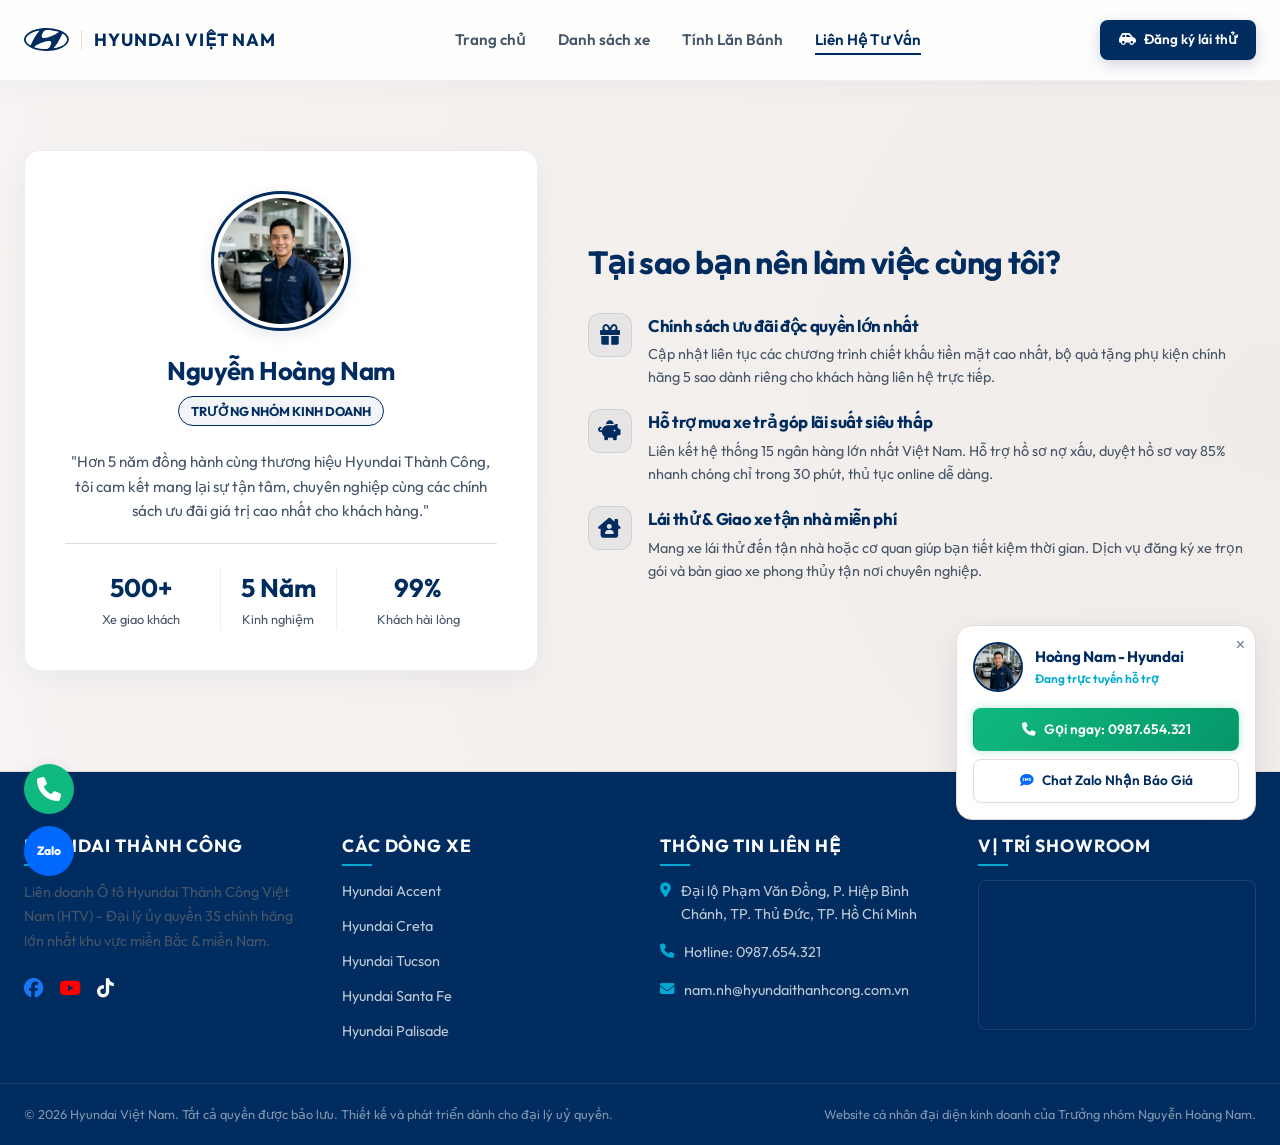
<file: contact.html>
<!DOCTYPE html>
<html lang="vi">
<head>
  <meta charset="UTF-8">
  <meta name="viewport" content="width=device-width, initial-scale=1.0">
  
  <!-- SEO Best Practices -->
  <title>Liên Hệ Tư Vấn Viên - Showroom Ô Tô Hyundai Việt Nam</title>
  <meta name="description" content="Liên hệ Trưởng nhóm kinh doanh Nguyễn Hoàng Nam để nhận báo giá lăn bánh tốt nhất cùng ưu đãi lãi suất vay mua xe trả góp cực tốt.">
  <meta name="keywords" content="hotline hyundai, showroom hyundai, liên hệ mua xe hyundai, tư vấn viên hyundai">
  
  <!-- Open Graph / Facebook -->
  <meta property="og:type" content="website">
  <meta property="og:title" content="Liên Hệ Tư Vấn Viên - Showroom Ô Tô Hyundai Việt Nam">
  <meta property="og:description" content="Trưởng nhóm kinh doanh hỗ trợ tư vấn 24/7. Hỗ trợ lái thử và nhận xe tại nhà.">
  <meta property="og:image" content="https://hyundai-api.thanhcong.vn/storage/uploads/seo/CUSTIN.jpg">
  
  <!-- Favicon -->
  <link rel="icon" type="image/svg+xml" href="images/favicon.svg">

  <!-- Icons & Fonts -->
  <link rel="stylesheet" href="https://cdnjs.cloudflare.com/ajax/libs/font-awesome/6.4.0/css/all.min.css">
  <link rel="stylesheet" href="css/style.css?v=2.4">
</head>
<body>

  <!-- -----------------------------------------------------------
       HEADER & NAVIGATION
  ------------------------------------------------------------ -->
  <header class="main-header" id="main-header">
    <div class="container header-container">
      <a href="index.html" class="logo-wrap" aria-label="Hyundai Home">
        <svg viewBox="0 0 253 129" width="45" height="23" fill="currentColor">
          <g transform="matrix(2.69 0 0 2.69 126.2 64.31)">
            <path fill-rule="evenodd" transform="translate(-46.89, -23.89)" d="m 56.707 29.416 c 0.714 3.69 -1.22 6.755 -2.827 9.73 c -1.785 2.768 -4.731 5.147 -8.272 4.791 c -7.946 -0.119 -15.712 -1.339 -22.914 -3.512 c -0.327 -0.089 -0.654 -0.298 -0.833 -0.595 c -0.149 -0.417 0.06 -0.804 0.357 -1.071 c 6.577 -5.327 14.403 -7.796 22.14 -10.386 c 2.886 -0.833 5.952 -1.726 9.195 -1.309 c 1.338 0.179 2.677 1.102 3.154 2.352 z M 83.816 13.645 c 3.69 3.035 7.023 7.172 5.892 12.171 c -1.845 7.38 -9.879 11.308 -16.277 13.807 c -3.482 1.161 -6.993 2.352 -10.802 2.709 c -0.238 -0.03 -0.625 0.029 -0.685 -0.328 l 0.089 -0.416 c 5.416 -6.101 9.522 -12.944 13.124 -19.878 c 1.666 -3.125 3.214 -6.338 4.642 -9.493 c 0.208 -0.238 0.417 -0.357 0.655 -0.446 c 1.338 0.118 2.291 1.16 3.362 1.874 z M 31.888 5.789 L 31.769 6.235 C 23.943 15.132 18.795 25.458 13.915 35.724 C 12.963 36.617 12.04 35.426 11.177 35.039 C 6.832 32.183 2.904 27.57 4.035 22.095 C 5.85 14.954 13.2 11.145 19.331 8.557 c 3.63 -1.369 7.41 -2.47 11.397 -3.095 c 0.417 -0.001 0.952 -0.06 1.16 0.327 z m 38.835 1.428 c 0.446 0.238 0.982 0.327 1.25 0.773 c 0.238 0.506 -0.238 0.833 -0.506 1.161 c -6.16 4.82 -13.212 7.499 -20.414 9.85 c -3.661 0.893 -7.351 2.5 -11.427 1.607 c -0.953 -0.238 -1.815 -0.863 -2.351 -1.786 c -1.012 -2.797 0.357 -5.713 1.547 -8.153 c 1.577 -3.065 4.375 -6.666 8.243 -6.725 c 8.332 -0.06 16.188 1.19 23.658 3.273 z M 81.019 7.455 C 87.328 10.907 94.47 16.977 93.726 25.071 C 92.863 32.57 85.87 37.807 79.621 40.962 C 61.379 49.681 35.758 49.948 16.921 42.331 C 10.552 39.683 3.41 35.13 0.731 28.285 C -1.322 22.661 1.177 16.799 5.374 12.901 C 14.152 4.926 25.341 2.189 36.858 0.611 c 12.499 -1.518 25.651 -0.179 36.84 3.66 c 2.5 0.923 4.97 1.935 7.321 3.184 z"/>
          </g>
        </svg>
        <div class="logo-divider"></div>
        <span class="logo-text">Hyundai Việt Nam</span>
      </a>

      <nav class="nav-menu" id="nav-menu">
        <li><a href="index.html" class="nav-link">Trang chủ</a></li>
        <li><a href="fleet.html" class="nav-link">Danh sách xe</a></li>
        <li><a href="calculator.html" class="nav-link">Tính Lăn Bánh</a></li>
        <li><a href="contact.html" class="nav-link active">Liên Hệ Tư Vấn</a></li>
      </nav>

      <div class="header-cta">
        <a href="booking.html" class="btn btn-primary">
          <i class="fa-solid fa-car-side"></i> Đăng ký lái thử
        </a>
      </div>

      <button class="menu-toggle" id="mobile-menu-toggle" aria-label="Mở menu">
        <span></span>
        <span></span>
        <span></span>
      </button>
    </div>
  </header>

  <!-- -----------------------------------------------------------
       ABOUT ADVISOR (GIỚI THIỆU TƯ VẤN VIÊN)
  ------------------------------------------------------------ -->
  <section class="advisor-section section" id="advisor" style="margin-top: 50px;">
    <div class="container">
      <div class="advisor-wrap">
        <!-- Floating Glassmorphic Consultant Profile Card -->
        <div class="advisor-card-main glass-panel">
          <div class="advisor-photo-wrap">
            <img src="images/advisor.png" alt="Tư Vấn Bán Hàng Hyundai">
          </div>
          <h3>Nguyễn Hoàng Nam</h3>
          <span class="title-badge">Trưởng Nhóm Kinh Doanh</span>
          <p style="color: var(--text-secondary); margin-bottom: 20px; font-size: 0.95rem;">
            "Hơn 5 năm đồng hành cùng thương hiệu Hyundai Thành Công, tôi cam kết mang lại sự tận tâm, chuyên nghiệp cùng các chính sách ưu đãi giá trị cao nhất cho khách hàng."
          </p>

          <div class="advisor-stats">
            <div class="stat-box">
              <strong>500+</strong>
              <span>Xe giao khách</span>
            </div>
            <div class="stat-box" style="border-left: 1px solid var(--glass-border); padding-left: 20px; border-right: 1px solid var(--glass-border); padding-right: 20px;">
              <strong>5 Năm</strong>
              <span>Kinh nghiệm</span>
            </div>
            <div class="stat-box">
              <strong>99%</strong>
              <span>Khách hài lòng</span>
            </div>
          </div>
        </div>

        <!-- Trust Pitch points -->
        <div class="advisor-pitch">
          <h3>Tại sao bạn nên làm việc cùng tôi?</h3>
          <div class="pitch-points">
            <div class="pitch-point">
              <div class="pitch-icon"><i class="fa-solid fa-gift"></i></div>
              <div class="pitch-text">
                <h4>Chính sách ưu đãi độc quyền lớn nhất</h4>
                <p>Cập nhật liên tục các chương trình chiết khấu tiền mặt cao nhất, bộ quà tặng phụ kiện chính hãng 5 sao dành riêng cho khách hàng liên hệ trực tiếp.</p>
              </div>
            </div>

            <div class="pitch-point">
              <div class="pitch-icon"><i class="fa-solid fa-piggy-bank"></i></div>
              <div class="pitch-text">
                <h4>Hỗ trợ mua xe trả góp lãi suất siêu thấp</h4>
                <p>Liên kết hệ thống 15 ngân hàng lớn nhất Việt Nam. Hỗ trợ hồ sơ nợ xấu, duyệt hồ sơ vay 85% nhanh chóng chỉ trong 30 phút, thủ tục online dễ dàng.</p>
              </div>
            </div>

            <div class="pitch-point">
              <div class="pitch-icon"><i class="fa-solid fa-house-chimney-user"></i></div>
              <div class="pitch-text">
                <h4>Lái thử & Giao xe tận nhà miễn phí</h4>
                <p>Mang xe lái thử đến tận nhà hoặc cơ quan giúp bạn tiết kiệm thời gian. Dịch vụ đăng ký xe trọn gói và bàn giao xe phong thủy tận nơi chuyên nghiệp.</p>
              </div>
            </div>
          </div>
        </div>
      </div>
    </div>
  </section>

  <!-- -----------------------------------------------------------
       STICKY / FLOATING CONSULTANT CARD & MOB CTAs
  ------------------------------------------------------------ -->
  <!-- Minimizable floating consultant profile -->
  <div class="advisor-floating-card glass-panel" id="advisor-floating-card">
    <button class="close-floating-card" id="close-floating-card" title="Thu nhỏ">&times;</button>
    <div class="advisor-float-header">
      <img src="images/advisor.png" alt="Tư Vấn Hyundai">
      <div class="advisor-float-meta">
        <h4>Hoàng Nam - Hyundai</h4>
        <p>Đang trực tuyến hỗ trợ</p>
      </div>
    </div>
    <div class="advisor-float-cta">
      <a href="tel:0987654321" class="btn btn-primary" style="background: linear-gradient(135deg, #10b981, #059669); box-shadow: 0 0 10px rgba(16,185,129,0.3);">
        <i class="fa-solid fa-phone"></i> Gọi ngay: 0987.654.321
      </a>
      <a href="https://zalo.me/0987654321" target="_blank" class="btn btn-secondary">
        <i class="fa-solid fa-comment-sms" style="color: #0068ff;"></i> Chat Zalo Nhận Báo Giá
      </a>
    </div>
  </div>

  <!-- Global Action Buttons (Calling & Zalo) -->
  <div class="float-actions">
    <a href="tel:0987654321" class="float-btn call" title="Gọi hotline" aria-label="Gọi điện thoại"><i class="fa-solid fa-phone"></i></a>
    <a href="https://zalo.me/0987654321" target="_blank" class="float-btn zalo" title="Chat Zalo" aria-label="Chat Zalo"><span>Zalo</span></a>
  </div>

  <!-- -----------------------------------------------------------
       FOOTER
  ------------------------------------------------------------ -->
  <footer class="main-footer">
    <div class="container footer-grid">
      <!-- About col -->
      <div class="footer-col">
        <h3>Hyundai Thành Công</h3>
        <p style="color: var(--text-secondary); font-size: 0.9rem; margin-bottom: 20px; line-height: 1.7;">
          Liên doanh Ô tô Hyundai Thành Công Việt Nam (HTV) - Đại lý ủy quyền 3S chính hãng lớn nhất khu vực miền Bắc & miền Nam.
        </p>
        <div style="font-size: 1.2rem; display: flex; gap: 16px;">
          <a href="#" aria-label="Facebook"><i class="fab fa-facebook" style="color: #1877f2;"></i></a>
          <a href="#" aria-label="Youtube"><i class="fab fa-youtube" style="color: #ff0000;"></i></a>
          <a href="#" aria-label="TikTok"><i class="fab fa-tiktok" style="color: #ffffff;"></i></a>
        </div>
      </div>

      <!-- Links col -->
      <div class="footer-col">
        <h3>Các dòng xe</h3>
        <ul class="footer-links">
          <li><a href="index.html#showroom">Hyundai Accent</a></li>
          <li><a href="index.html#showroom">Hyundai Creta</a></li>
          <li><a href="index.html#showroom">Hyundai Tucson</a></li>
          <li><a href="index.html#showroom">Hyundai Santa Fe</a></li>
          <li><a href="index.html#showroom">Hyundai Palisade</a></li>
        </ul>
      </div>

      <!-- Contact Info col -->
      <div class="footer-col">
        <h3>Thông tin liên hệ</h3>
        <div class="footer-contact-info">
          <p><i class="fa-solid fa-location-dot"></i> <span>Đại lộ Phạm Văn Đồng, P. Hiệp Bình Chánh, TP. Thủ Đức, TP. Hồ Chí Minh</span></p>
          <p><i class="fa-solid fa-phone"></i> <span>Hotline: 0987.654.321</span></p>
          <p><i class="fa-solid fa-envelope"></i> <span>nam.nh@hyundaithanhcong.com.vn</span></p>
        </div>
      </div>

      <!-- Live Showroom Location Map col -->
      <div class="footer-col">
        <h3>Vị trí showroom</h3>
        <div class="footer-map-wrap">
          <iframe 
            src="https://www.google.com/maps/embed?pb=!1m18!1m12!1m3!1d3918.9669528779696!2d106.7188737!3d10.8138245!2m3!1f0!2f0!3f0!3m2!1i1024!2i768!4f13.1!3m3!1m2!1s0x0%3A0x0!2zMTDCsDQ4JzQ5LjgiTiAxMDbCsDQzJzA3LjkiRQ!5e0!3m2!1svi!2svn!4v1700000000000!5m2!1svi!2svn" 
            width="100%" 
            height="100%" 
            style="border:0; filter: grayscale(1) invert(0.9) contrast(1.2);" 
            allowfullscreen="" 
            loading="lazy" 
            referrerpolicy="no-referrer-when-downgrade">
          </iframe>
        </div>
      </div>
    </div>

    <div class="container footer-bottom">
      <p>&copy; 2026 Hyundai Việt Nam. Tất cả quyền được bảo lưu. Thiết kế và phát triển dành cho đại lý uỷ quyền.</p>
      <p>Website cá nhân đại diện kinh doanh của Trưởng nhóm Nguyễn Hoàng Nam.</p>
    </div>
  </footer>

  <!-- -----------------------------------------------------------
       JAVASCRIPT MODULE ENTRY
  ------------------------------------------------------------ -->
  <script type="module" src="js/main.js?v=2.5"></script>
</body>
</html>
</file>
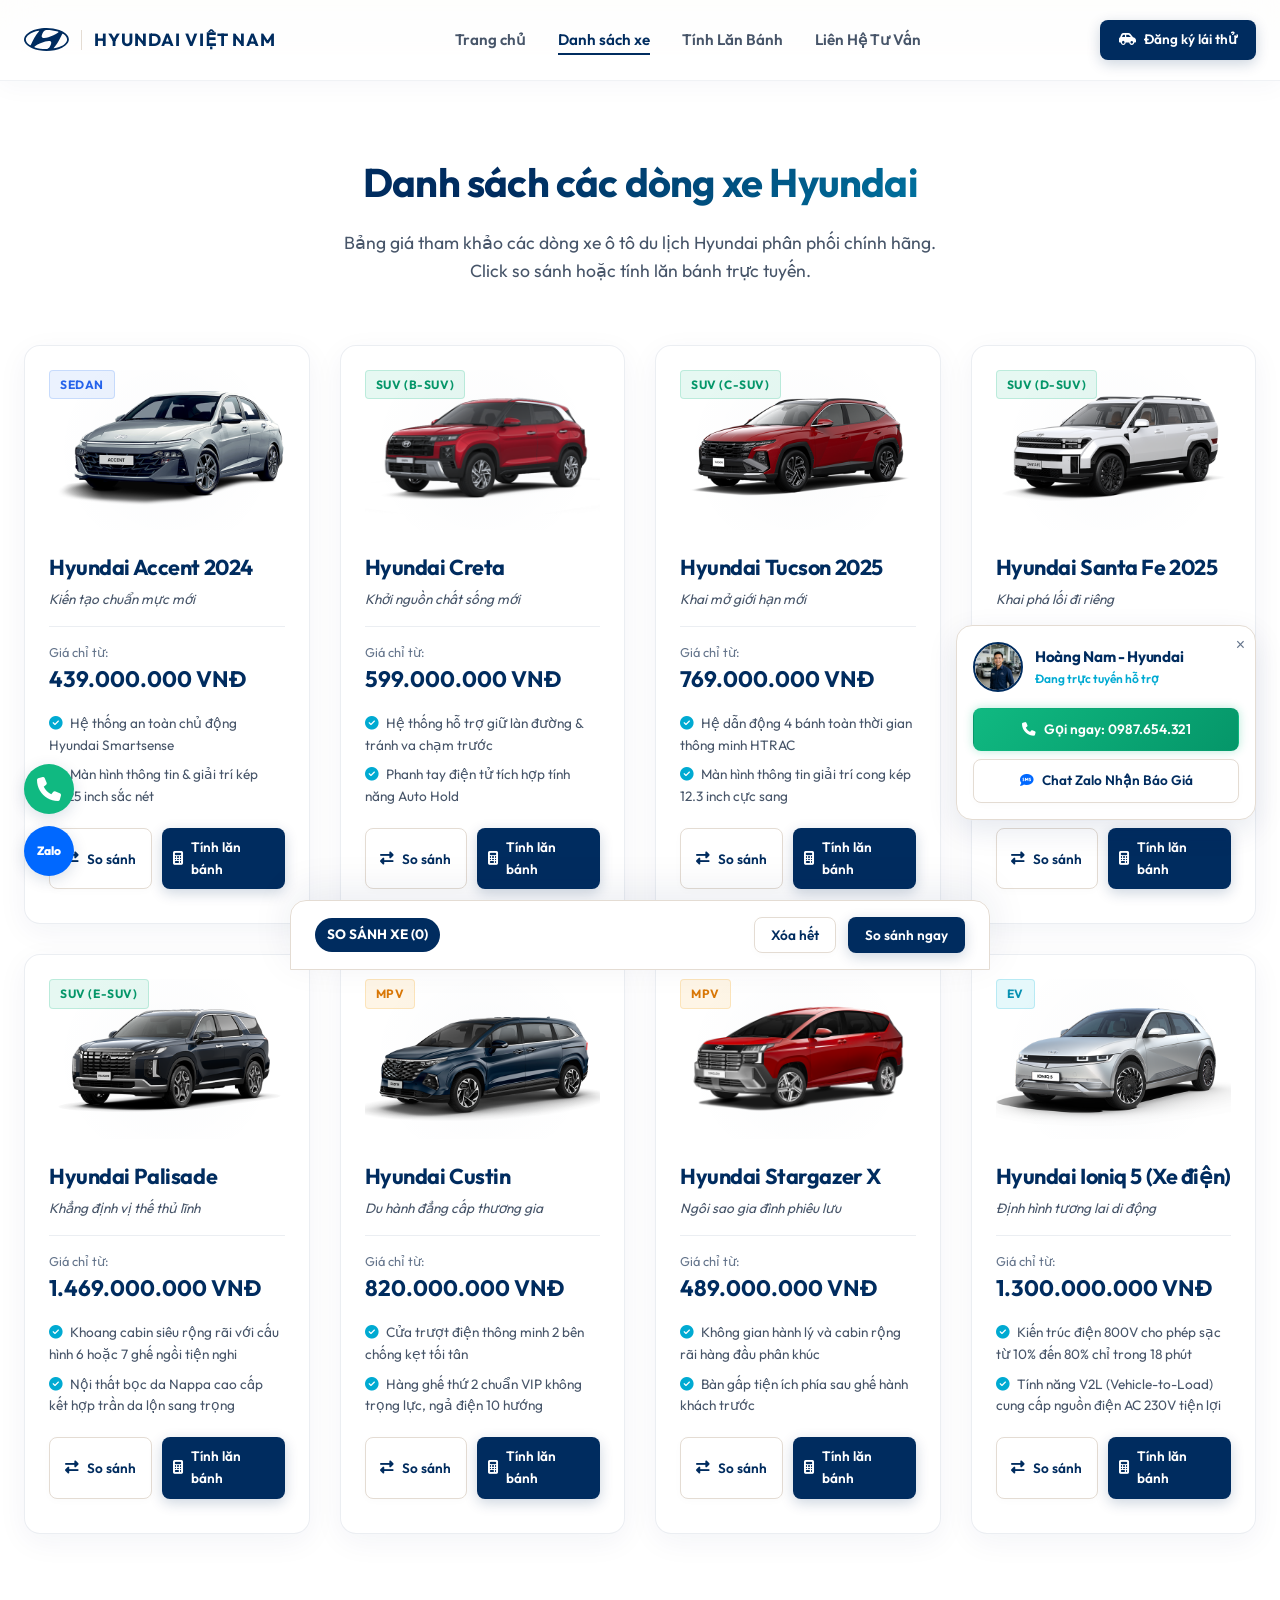
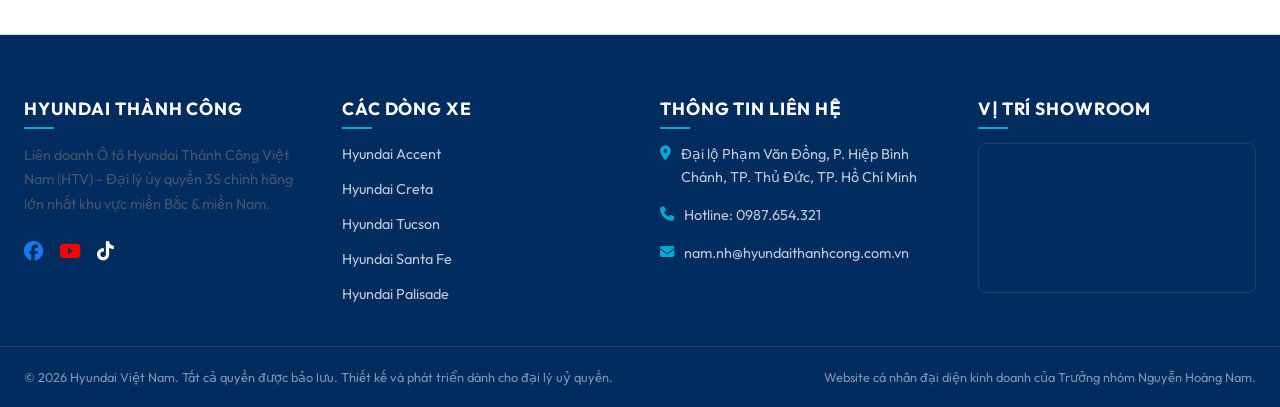
<file: fleet.html>
<!DOCTYPE html>
<html lang="vi">
<head>
  <meta charset="UTF-8">
  <meta name="viewport" content="width=device-width, initial-scale=1.0">
  
  <!-- SEO Best Practices -->
  <title>Danh Sách Xe Hyundai - Bảng Giá & So Sánh Thông Số Chi Tiết</title>
  <meta name="description" content="Khám phá các dòng xe ô tô Hyundai chính hãng tại Việt Nam: Accent, Tucson, Santa Fe, Palisade, Creta, Custin, Stargazer. So sánh thông số chi tiết.">
  <meta name="keywords" content="Hyundai, Accent, Tucson, Santa Fe, Palisade, Creta, Custin, Stargazer, giá xe hyundai, so sánh xe">
  
  <!-- Open Graph / Facebook -->
  <meta property="og:type" content="website">
  <meta property="og:title" content="Danh Sách Xe Hyundai - Bảng Giá & So Sánh">
  <meta property="og:description" content="Xem bảng giá và đối chiếu thông số kỹ thuật các dòng xe Hyundai mới nhất.">
  <meta property="og:image" content="https://hyundai-api.thanhcong.vn/storage/uploads/seo/CUSTIN.jpg">
  
  <!-- Favicon -->
  <link rel="icon" type="image/svg+xml" href="images/favicon.svg">

  <!-- Icons & Fonts -->
  <link rel="stylesheet" href="https://cdnjs.cloudflare.com/ajax/libs/font-awesome/6.4.0/css/all.min.css">
  <link rel="stylesheet" href="css/style.css?v=2.4">
</head>
<body>

  <!-- -----------------------------------------------------------
       HEADER & NAVIGATION
  ------------------------------------------------------------ -->
  <header class="main-header" id="main-header">
    <div class="container header-container">
      <a href="index.html" class="logo-wrap" aria-label="Hyundai Home">
        <svg viewBox="0 0 253 129" width="45" height="23" fill="currentColor">
          <g transform="matrix(2.69 0 0 2.69 126.2 64.31)">
            <path fill-rule="evenodd" transform="translate(-46.89, -23.89)" d="m 56.707 29.416 c 0.714 3.69 -1.22 6.755 -2.827 9.73 c -1.785 2.768 -4.731 5.147 -8.272 4.791 c -7.946 -0.119 -15.712 -1.339 -22.914 -3.512 c -0.327 -0.089 -0.654 -0.298 -0.833 -0.595 c -0.149 -0.417 0.06 -0.804 0.357 -1.071 c 6.577 -5.327 14.403 -7.796 22.14 -10.386 c 2.886 -0.833 5.952 -1.726 9.195 -1.309 c 1.338 0.179 2.677 1.102 3.154 2.352 z M 83.816 13.645 c 3.69 3.035 7.023 7.172 5.892 12.171 c -1.845 7.38 -9.879 11.308 -16.277 13.807 c -3.482 1.161 -6.993 2.352 -10.802 2.709 c -0.238 -0.03 -0.625 0.029 -0.685 -0.328 l 0.089 -0.416 c 5.416 -6.101 9.522 -12.944 13.124 -19.878 c 1.666 -3.125 3.214 -6.338 4.642 -9.493 c 0.208 -0.238 0.417 -0.357 0.655 -0.446 c 1.338 0.118 2.291 1.16 3.362 1.874 z M 31.888 5.789 L 31.769 6.235 C 23.943 15.132 18.795 25.458 13.915 35.724 C 12.963 36.617 12.04 35.426 11.177 35.039 C 6.832 32.183 2.904 27.57 4.035 22.095 C 5.85 14.954 13.2 11.145 19.331 8.557 c 3.63 -1.369 7.41 -2.47 11.397 -3.095 c 0.417 -0.001 0.952 -0.06 1.16 0.327 z m 38.835 1.428 c 0.446 0.238 0.982 0.327 1.25 0.773 c 0.238 0.506 -0.238 0.833 -0.506 1.161 c -6.16 4.82 -13.212 7.499 -20.414 9.85 c -3.661 0.893 -7.351 2.5 -11.427 1.607 c -0.953 -0.238 -1.815 -0.863 -2.351 -1.786 c -1.012 -2.797 0.357 -5.713 1.547 -8.153 c 1.577 -3.065 4.375 -6.666 8.243 -6.725 c 8.332 -0.06 16.188 1.19 23.658 3.273 z M 81.019 7.455 C 87.328 10.907 94.47 16.977 93.726 25.071 C 92.863 32.57 85.87 37.807 79.621 40.962 C 61.379 49.681 35.758 49.948 16.921 42.331 C 10.552 39.683 3.41 35.13 0.731 28.285 C -1.322 22.661 1.177 16.799 5.374 12.901 C 14.152 4.926 25.341 2.189 36.858 0.611 c 12.499 -1.518 25.651 -0.179 36.84 3.66 c 2.5 0.923 4.97 1.935 7.321 3.184 z"/>
          </g>
        </svg>
        <div class="logo-divider"></div>
        <span class="logo-text">Hyundai Việt Nam</span>
      </a>

      <nav class="nav-menu" id="nav-menu">
        <li><a href="index.html" class="nav-link">Trang chủ</a></li>
        <li><a href="fleet.html" class="nav-link active">Danh sách xe</a></li>
        <li><a href="calculator.html" class="nav-link">Tính Lăn Bánh</a></li>
        <li><a href="contact.html" class="nav-link">Liên Hệ Tư Vấn</a></li>
      </nav>

      <div class="header-cta">
        <a href="booking.html" class="btn btn-primary">
          <i class="fa-solid fa-car-side"></i> Đăng ký lái thử
        </a>
      </div>

      <button class="menu-toggle" id="mobile-menu-toggle" aria-label="Mở menu">
        <span></span>
        <span></span>
        <span></span>
      </button>
    </div>
  </header>

  <!-- -----------------------------------------------------------
       CAR FLEET GRID (BẢNG GIÁ & XE)
  ------------------------------------------------------------ -->
  <section class="fleet-section section" id="fleet" style="margin-top: 50px;">
    <div class="container">
      <div class="section-header">
        <h2>Danh sách các dòng xe Hyundai</h2>
        <p>Bảng giá tham khảo các dòng xe ô tô du lịch Hyundai phân phối chính hãng. Click so sánh hoặc tính lăn bánh trực tuyến.</p>
      </div>

      <div class="fleet-grid" id="fleet-grid">
        <!-- Dynamically populated via main.js -->
      </div>
    </div>
  </section>

  <!-- -----------------------------------------------------------
       COMPARE DRAWER (STICKY BOTTOM PANEL)
  ------------------------------------------------------------ -->
  <div class="compare-drawer glass-panel" id="compare-drawer">
    <div class="compare-drawer-left">
      <div class="compare-title-badge">So sánh xe (<span id="compare-count">0</span>)</div>
      <div class="compare-drawer-items" id="compare-drawer-items">
        <!-- Selected items go here -->
      </div>
    </div>
    <div class="compare-drawer-actions">
      <button class="btn btn-secondary" id="btn-clear-compare">Xóa hết</button>
      <button class="btn btn-primary" id="btn-compare-now" disabled>So sánh ngay</button>
    </div>
  </div>

  <!-- -----------------------------------------------------------
       COMPARE MODAL (OVERLAY MODAL)
  ------------------------------------------------------------ -->
  <div class="compare-modal" id="compare-modal">
    <div class="compare-modal-box glass-panel">
      <button class="compare-modal-close" id="compare-modal-close" aria-label="Đóng">&times;</button>
      
      <div class="compare-modal-header">
        <h2>So sánh chi tiết thông số kỹ thuật</h2>
        <p>Đối chiếu hai dòng xe Hyundai trực quan, làm nổi bật thông số kỹ thuật vượt trội.</p>
      </div>

      <div id="compare-table-content">
        <!-- Rendered via compare.js -->
      </div>
    </div>
  </div>

  <!-- -----------------------------------------------------------
       STICKY / FLOATING CONSULTANT CARD & MOB CTAs
  ------------------------------------------------------------ -->
  <!-- Minimizable floating consultant profile -->
  <div class="advisor-floating-card glass-panel" id="advisor-floating-card">
    <button class="close-floating-card" id="close-floating-card" title="Thu nhỏ">&times;</button>
    <div class="advisor-float-header">
      <img src="images/advisor.png" alt="Tư Vấn Hyundai">
      <div class="advisor-float-meta">
        <h4>Hoàng Nam - Hyundai</h4>
        <p>Đang trực tuyến hỗ trợ</p>
      </div>
    </div>
    <div class="advisor-float-cta">
      <a href="tel:0987654321" class="btn btn-primary" style="background: linear-gradient(135deg, #10b981, #059669); box-shadow: 0 0 10px rgba(16,185,129,0.3);">
        <i class="fa-solid fa-phone"></i> Gọi ngay: 0987.654.321
      </a>
      <a href="https://zalo.me/0987654321" target="_blank" class="btn btn-secondary">
        <i class="fa-solid fa-comment-sms" style="color: #0068ff;"></i> Chat Zalo Nhận Báo Giá
      </a>
    </div>
  </div>

  <!-- Global Action Buttons (Calling & Zalo) -->
  <div class="float-actions">
    <a href="tel:0987654321" class="float-btn call" title="Gọi hotline" aria-label="Gọi điện thoại"><i class="fa-solid fa-phone"></i></a>
    <a href="https://zalo.me/0987654321" target="_blank" class="float-btn zalo" title="Chat Zalo" aria-label="Chat Zalo"><span>Zalo</span></a>
  </div>

  <!-- -----------------------------------------------------------
       FOOTER
  ------------------------------------------------------------ -->
  <footer class="main-footer">
    <div class="container footer-grid">
      <!-- About col -->
      <div class="footer-col">
        <h3>Hyundai Thành Công</h3>
        <p style="color: var(--text-secondary); font-size: 0.9rem; margin-bottom: 20px; line-height: 1.7;">
          Liên doanh Ô tô Hyundai Thành Công Việt Nam (HTV) - Đại lý ủy quyền 3S chính hãng lớn nhất khu vực miền Bắc & miền Nam.
        </p>
        <div style="font-size: 1.2rem; display: flex; gap: 16px;">
          <a href="#" aria-label="Facebook"><i class="fab fa-facebook" style="color: #1877f2;"></i></a>
          <a href="#" aria-label="Youtube"><i class="fab fa-youtube" style="color: #ff0000;"></i></a>
          <a href="#" aria-label="TikTok"><i class="fab fa-tiktok" style="color: #ffffff;"></i></a>
        </div>
      </div>

      <!-- Links col -->
      <div class="footer-col">
        <h3>Các dòng xe</h3>
        <ul class="footer-links">
          <li><a href="index.html#showroom">Hyundai Accent</a></li>
          <li><a href="index.html#showroom">Hyundai Creta</a></li>
          <li><a href="index.html#showroom">Hyundai Tucson</a></li>
          <li><a href="index.html#showroom">Hyundai Santa Fe</a></li>
          <li><a href="index.html#showroom">Hyundai Palisade</a></li>
        </ul>
      </div>

      <!-- Contact Info col -->
      <div class="footer-col">
        <h3>Thông tin liên hệ</h3>
        <div class="footer-contact-info">
          <p><i class="fa-solid fa-location-dot"></i> <span>Đại lộ Phạm Văn Đồng, P. Hiệp Bình Chánh, TP. Thủ Đức, TP. Hồ Chí Minh</span></p>
          <p><i class="fa-solid fa-phone"></i> <span>Hotline: 0987.654.321</span></p>
          <p><i class="fa-solid fa-envelope"></i> <span>nam.nh@hyundaithanhcong.com.vn</span></p>
        </div>
      </div>

      <!-- Live Showroom Location Map col -->
      <div class="footer-col">
        <h3>Vị trí showroom</h3>
        <div class="footer-map-wrap">
          <iframe 
            src="https://www.google.com/maps/embed?pb=!1m18!1m12!1m3!1d3918.9669528779696!2d106.7188737!3d10.8138245!2m3!1f0!2f0!3f0!3m2!1i1024!2i768!4f13.1!3m3!1m2!1s0x0%3A0x0!2zMTDCsDQ4JzQ5LjgiTiAxMDbCsDQzJzA3LjkiRQ!5e0!3m2!1svi!2svn!4v1700000000000!5m2!1svi!2svn" 
            width="100%" 
            height="100%" 
            style="border:0; filter: grayscale(1) invert(0.9) contrast(1.2);" 
            allowfullscreen="" 
            loading="lazy" 
            referrerpolicy="no-referrer-when-downgrade">
          </iframe>
        </div>
      </div>
    </div>

    <div class="container footer-bottom">
      <p>&copy; 2026 Hyundai Việt Nam. Tất cả quyền được bảo lưu. Thiết kế và phát triển dành cho đại lý uỷ quyền.</p>
      <p>Website cá nhân đại diện kinh doanh của Trưởng nhóm Nguyễn Hoàng Nam.</p>
    </div>
  </footer>

  <!-- -----------------------------------------------------------
       JAVASCRIPT MODULE ENTRY
  ------------------------------------------------------------ -->
  <script type="module" src="js/main.js?v=2.5"></script>
</body>
</html>
</file>
<file: css/style.css>
/* 
  Hyundai Sales Consultant - Brand Guidelines Compliant Design System
  Language: Vanilla CSS3
  Guidelines: Bright & Sleek, Hyundai Blue (#002c5f) & Hyundai Sand (#e4dcd3)
*/

@import url('https://fonts.googleapis.com/css2?family=Outfit:wght@300;400;500;600;700;800&display=swap');

:root {
  /* Official Brand Colors (Hyundai Graphic Manual Page 254) */
  --hyundai-navy: #002c5f;          /* Hyundai Blue (PMS 654 C) */
  --hyundai-cyan: #00aad2;          /* Progressive Blue / Active Blue (PMS 312 C) */
  --hyundai-sand: #e4dcd3;          /* Hyundai Sand (PMS Warm Gray 1 C) */
  --hyundai-light-sand: #f6f3f2;    /* Hyundai Light Sand (Warm Gray 1 C 30%) */
  
  /* UI Layout Colors - Light Theme (Bright & Sleek) */
  --body-bg: var(--hyundai-light-sand);
  --panel-bg: #ffffff;
  
  --glass-bg: rgba(255, 255, 255, 0.75);
  --glass-border: rgba(0, 44, 95, 0.08);
  --glass-bg-hover: rgba(255, 255, 255, 0.9);
  --glass-border-hover: rgba(0, 44, 95, 0.16);
  
  --text-primary: #1e293b;          /* Dark slate for high contrast readability */
  --text-secondary: #475569;        /* Medium slate */
  --text-muted: #64748b;            /* Soft slate */
  
  --accent-green: #10b981;          /* Support positive actions */
  --accent-red: #d32f2f;            /* Support negative actions (Active Red equivalent) */

  /* Typography */
  --font-family: 'Outfit', sans-serif;
  
  /* UI Constants */
  --border-radius-sm: 8px;
  --border-radius-md: 16px;
  --border-radius-lg: 24px;
  --transition-smooth: all 0.4s cubic-bezier(0.16, 1, 0.3, 1);
  --shadow-glow: 0 4px 20px rgba(0, 44, 95, 0.12);
  --shadow-blue-glow: 0 4px 20px rgba(0, 170, 210, 0.15);
}

/* -------------------------------------------------------------
   1. General Reset & Base Styles
------------------------------------------------------------- */
* {
  margin: 0;
  padding: 0;
  box-sizing: border-box;
}

html {
  scroll-behavior: smooth;
  font-size: 16px;
}

body {
  background-color: var(--body-bg);
  color: var(--text-primary);
  font-family: var(--font-family);
  line-height: 1.6;
  overflow-x: hidden;
}

/* Custom Scrollbar */
::-webkit-scrollbar {
  width: 10px;
}
::-webkit-scrollbar-track {
  background: var(--hyundai-light-sand);
}
::-webkit-scrollbar-thumb {
  background: var(--hyundai-navy);
  border-radius: 5px;
  border: 2px solid var(--hyundai-light-sand);
}
::-webkit-scrollbar-thumb:hover {
  background: var(--hyundai-cyan);
}

/* Typography & Layouts */
h1, h2, h3, h4, h5, h6 {
  font-weight: 700;
  letter-spacing: -0.02em;
  color: var(--hyundai-navy); /* Headings should stand out in brand Blue */
}

a {
  color: inherit;
  text-decoration: none;
  transition: var(--transition-smooth);
}

.container {
  width: 100%;
  max-width: 1280px;
  margin: 0 auto;
  padding: 0 24px;
}

.section {
  padding: 100px 0;
  position: relative;
}

.section-header {
  text-align: center;
  margin-bottom: 60px;
}

.section-header h2 {
  font-size: 2.5rem;
  margin-bottom: 15px;
  background: linear-gradient(135deg, var(--hyundai-navy) 40%, var(--hyundai-cyan));
  -webkit-background-clip: text;
  -webkit-text-fill-color: transparent;
}

.section-header p {
  color: var(--text-secondary);
  font-size: 1.1rem;
  max-width: 600px;
  margin: 0 auto;
}

/* Glassmorphism Panel Utility (Light, Bright & Sleek) */
.glass-panel {
  background: var(--glass-bg);
  backdrop-filter: blur(12px);
  -webkit-backdrop-filter: blur(12px);
  border: 1px solid var(--glass-border);
  border-radius: var(--border-radius-md);
  box-shadow: 0 8px 30px rgba(0, 44, 95, 0.05);
  transition: var(--transition-smooth);
}

.glass-panel:hover {
  background: var(--glass-bg-hover);
  border-color: var(--glass-border-hover);
  box-shadow: 0 10px 35px rgba(0, 44, 95, 0.08);
}

/* Buttons */
.btn {
  display: inline-flex;
  align-items: center;
  justify-content: center;
  gap: 8px;
  padding: 12px 24px;
  font-family: var(--font-family);
  font-size: 0.95rem;
  font-weight: 600;
  border-radius: var(--border-radius-sm);
  border: 1px solid transparent;
  cursor: pointer;
  transition: var(--transition-smooth);
}

.btn-primary {
  background: var(--hyundai-navy);
  color: #fff;
  box-shadow: 0 4px 14px rgba(0, 44, 95, 0.2);
}

.btn-primary:hover {
  background: var(--hyundai-cyan);
  transform: translateY(-2px);
  box-shadow: 0 6px 20px rgba(0, 170, 210, 0.3);
}

.btn-secondary {
  background: #ffffff;
  border: 1px solid var(--hyundai-sand);
  color: var(--hyundai-navy);
  box-shadow: 0 2px 8px rgba(0, 0, 0, 0.02);
}

.btn-secondary:hover {
  background: var(--hyundai-light-sand);
  border-color: var(--text-secondary);
  transform: translateY(-2px);
}

.btn-outline-primary {
  background: transparent;
  border: 1px solid var(--hyundai-navy);
  color: var(--hyundai-navy);
}

.btn-outline-primary:hover {
  background: rgba(0, 44, 95, 0.05);
  transform: translateY(-2px);
}

/* -------------------------------------------------------------
   2. Header & Navigation (White and Blue accents)
------------------------------------------------------------- */
.main-header {
  position: fixed;
  top: 0;
  left: 0;
  width: 100%;
  z-index: 100;
  padding: 20px 0;
  transition: var(--transition-smooth);
  background: rgba(255, 255, 255, 0.85);
  backdrop-filter: blur(20px);
  -webkit-backdrop-filter: blur(20px);
  border-bottom: 1px solid rgba(0, 44, 95, 0.06);
  box-shadow: 0 4px 25px rgba(0, 44, 95, 0.04);
}

.main-header.sticky {
  padding: 12px 0;
}

.header-container {
  display: flex;
  justify-content: space-between;
  align-items: center;
}

.logo-wrap {
  display: flex;
  align-items: center;
  gap: 12px;
  color: var(--hyundai-navy);
}

.logo-divider {
  width: 1px;
  height: 20px;
  background: var(--hyundai-sand);
}

.logo-text {
  font-size: 1.1rem;
  font-weight: 700;
  letter-spacing: 0.05em;
  text-transform: uppercase;
}

.nav-menu {
  display: flex;
  align-items: center;
  list-style: none;
  gap: 32px;
}

.nav-link {
  font-size: 0.95rem;
  font-weight: 600;
  color: var(--text-secondary);
  position: relative;
  padding: 6px 0;
}

.nav-link:hover, .nav-link.active {
  color: var(--hyundai-navy);
}

.nav-link::after {
  content: '';
  position: absolute;
  bottom: 0;
  left: 0;
  width: 0;
  height: 2.5px;
  background-color: var(--hyundai-navy);
  transition: var(--transition-smooth);
}

.nav-link:hover::after, .nav-link.active::after {
  width: 100%;
}

.header-cta .btn {
  padding: 8px 18px;
  font-size: 0.85rem;
}

/* Mobile Toggle */
.menu-toggle {
  display: none;
  flex-direction: column;
  justify-content: space-between;
  width: 24px;
  height: 18px;
  background: transparent;
  border: none;
  cursor: pointer;
  z-index: 101;
}

.menu-toggle span {
  width: 100%;
  height: 2.5px;
  background-color: var(--hyundai-navy);
  transition: var(--transition-smooth);
}

/* -------------------------------------------------------------
   3. Interactive Particle Canvas Background (Light)
------------------------------------------------------------- */
#particles-canvas {
  position: absolute;
  top: 0;
  left: 0;
  width: 100%;
  height: 100%;
  z-index: 0;
  pointer-events: auto;
}

/* -------------------------------------------------------------
   4. Showroom Section (Light sand & clean white)
------------------------------------------------------------- */
/* -------------------------------------------------------------
   Hero Carousel Slider Section
------------------------------------------------------------- */
.hero-carousel-section {
  position: relative;
  width: 100%;
  height: 70vh;
  min-height: 480px;
  max-height: 750px;
  margin-top: 80px;
  overflow: hidden;
  background: var(--hyundai-light-sand);
  border-bottom: 1px solid rgba(0, 44, 95, 0.05);
}

.hero-slider {
  display: flex;
  width: 400%; /* 4 slides */
  height: 100%;
  transition: transform 0.8s cubic-bezier(0.77, 0, 0.175, 1);
}

.hero-slide {
  width: 25%;
  flex-shrink: 0;
  height: 100%;
  background-size: cover;
  background-position: center;
  background-repeat: no-repeat;
  position: relative;
}

@media (max-width: 991px) {
  .hero-carousel-section {
    height: 50vh;
    min-height: 350px;
    margin-top: 65px;
  }
}

@media (max-width: 575px) {
  .hero-carousel-section {
    height: 35vh;
    min-height: 220px;
  }
}

.slide-grid {
  display: grid;
  grid-template-columns: 1fr;
  gap: 40px;
  align-items: center;
  position: relative;
  z-index: 2;
}

@media (min-width: 992px) {
  .slide-grid {
    grid-template-columns: 1.1fr 0.9fr;
  }
}

.slide-content {
  opacity: 0;
  transform: translateY(30px);
  transition: opacity 0.8s ease 0.3s, transform 0.8s ease 0.3s;
}

.hero-slide.active .slide-content {
  opacity: 1;
  transform: translateY(0);
}

.slide-badge {
  display: inline-block;
  padding: 6px 14px;
  background: rgba(0, 170, 210, 0.1);
  color: var(--hyundai-cyan);
  font-size: 0.8rem;
  font-weight: 700;
  border-radius: 20px;
  text-transform: uppercase;
  margin-bottom: 16px;
  letter-spacing: 0.05em;
}

.slide-title {
  font-size: 2.3rem;
  font-weight: 800;
  color: var(--hyundai-navy);
  line-height: 1.2;
  margin-bottom: 8px;
}

@media (min-width: 768px) {
  .slide-title {
    font-size: 3.2rem;
  }
}

.slide-tagline {
  font-size: 1.25rem;
  color: var(--text-secondary);
  font-style: italic;
  margin-bottom: 15px;
}

.slide-price {
  font-size: 1.1rem;
  color: var(--text-muted);
  margin-bottom: 24px;
}

.slide-price strong {
  font-size: 1.6rem;
  color: var(--hyundai-navy);
}

.slide-features {
  display: flex;
  flex-direction: column;
  gap: 12px;
  margin-bottom: 30px;
}

.slide-feat {
  display: flex;
  align-items: center;
  gap: 12px;
  font-weight: 500;
  color: var(--text-primary);
}

.slide-feat i {
  color: var(--hyundai-cyan);
  font-size: 1.1rem;
  width: 20px;
}

.slide-actions {
  display: flex;
  gap: 16px;
}

.slide-visual {
  position: relative;
  display: flex;
  justify-content: center;
  align-items: center;
  opacity: 0;
  transform: scale(0.9) translateX(30px);
  transition: opacity 0.8s ease 0.5s, transform 0.8s ease 0.5s;
}

.hero-slide.active .slide-visual {
  opacity: 1;
  transform: scale(1) translateX(0);
}

.slide-glow {
  position: absolute;
  width: 100%;
  height: 100%;
  background: radial-gradient(circle, var(--slide-glow, rgba(0, 44, 95, 0.05)) 0%, transparent 65%);
  z-index: 0;
  pointer-events: none;
}

.slide-car-img {
  max-width: 100%;
  height: auto;
  position: relative;
  z-index: 1;
  filter: drop-shadow(0 20px 35px rgba(0, 44, 95, 0.15));
  animation: float 6s ease-in-out infinite;
}

@keyframes float {
  0% { transform: translateY(0px); }
  50% { transform: translateY(-10px); }
  100% { transform: translateY(0px); }
}

/* Arrows controls */
.carousel-arrow {
  position: absolute;
  top: 50%;
  transform: translateY(-50%);
  width: 48px;
  height: 48px;
  border-radius: 50%;
  background: var(--glass-bg);
  border: 1px solid var(--glass-border);
  color: var(--hyundai-navy);
  font-size: 1.1rem;
  cursor: pointer;
  z-index: 10;
  display: flex;
  align-items: center;
  justify-content: center;
  transition: var(--transition-smooth);
}

.carousel-arrow:hover {
  background: var(--hyundai-navy);
  color: #fff;
  border-color: var(--hyundai-navy);
  box-shadow: 0 4px 15px rgba(0, 44, 95, 0.2);
}

.prev-arrow {
  left: 20px;
}

.next-arrow {
  right: 20px;
}

/* Dots pagination */
.carousel-dots {
  position: absolute;
  bottom: 24px;
  left: 50%;
  transform: translateX(-50%);
  display: flex;
  gap: 8px;
  z-index: 10;
}

.carousel-dot {
  width: 20px;
  height: 4px;
  border-radius: 2px;
  background: var(--hyundai-sand);
  border: none;
  cursor: pointer;
  transition: var(--transition-smooth);
}

.carousel-dot.active {
  background: var(--hyundai-navy);
  width: 36px;
}

/* Showroom Section */
.showroom-section {
  padding: 80px 0;
  overflow: hidden;
  background: radial-gradient(circle at center bottom, rgba(228, 220, 211, 0.4), var(--hyundai-light-sand));
}

.showroom-container {
  display: grid;
  grid-template-columns: 1fr;
  gap: 40px;
  position: relative;
  z-index: 1;
}

/* Showroom Navigation Menu */
.showroom-nav {
  display: flex;
  flex-wrap: wrap;
  justify-content: center;
  gap: 12px;
  margin-bottom: 20px;
}

.showroom-car-btn {
  background: #ffffff;
  border: 1px solid var(--hyundai-sand);
  color: var(--text-secondary);
  padding: 10px 20px;
  border-radius: var(--border-radius-sm);
  font-family: var(--font-family);
  font-weight: 600;
  cursor: pointer;
  transition: var(--transition-smooth);
  box-shadow: 0 2px 5px rgba(0, 0, 0, 0.01);
}

.showroom-car-btn:hover {
  background: var(--hyundai-light-sand);
  color: var(--hyundai-navy);
}

.showroom-car-btn.active {
  background: var(--hyundai-navy);
  border-color: var(--hyundai-navy);
  color: #fff;
  box-shadow: 0 4px 15px rgba(0, 44, 95, 0.15);
}

/* Showroom Visual Area */
.showroom-visual {
  position: relative;
  min-height: 420px;
  display: flex;
  align-items: center;
  justify-content: center;
  padding: 40px 0;
  background: #ffffff; /* Clean white backdrop for the car */
}

.showroom-car-display {
  position: relative;
  display: inline-block;
  width: auto;
  max-width: 100%;
  text-align: center;
}

.showroom-bg-glow {
  position: absolute;
  top: 50%;
  left: 50%;
  transform: translate(-50%, -50%);
  width: 80%;
  height: 60%;
  background: radial-gradient(circle, rgba(0, 44, 95, 0.03) 0%, transparent 70%);
  z-index: 0;
  pointer-events: none;
}

#showroom-car-img {
  display: block;
  width: 100%;
  max-width: 760px;
  height: auto;
  position: relative;
  z-index: 1;
  transition: filter 0.5s ease, transform 0.5s cubic-bezier(0.16, 1, 0.3, 1), opacity 0.3s ease;
  filter: drop-shadow(0 20px 30px rgba(0, 44, 95, 0.12));
}

/* Hotspots Styling */
.showroom-hotspots {
  position: absolute;
  top: 0;
  left: 0;
  width: 100%;
  height: 100%;
  z-index: 2;
  pointer-events: none;
  transition: opacity 0.3s ease;
}

.hotspot {
  position: absolute;
  pointer-events: auto;
  transform: translate(-50%, -50%);
  z-index: 5;
  transition: z-index 0.3s step-end;
}

.hotspot:hover,
.hotspot:focus-within,
.hotspot.active {
  z-index: 1000;
  transition: z-index 0s;
}

.hotspot-dot {
  width: 16px;
  height: 16px;
  background-color: var(--hyundai-navy);
  border-radius: 50%;
  cursor: pointer;
  position: relative;
  box-shadow: 0 0 10px rgba(0, 44, 95, 0.4);
  transition: transform 0.2s ease;
  z-index: 1;
}

.hotspot-dot:hover {
  transform: scale(1.3);
  background-color: var(--hyundai-cyan);
}

.hotspot-dot::after {
  content: '';
  position: absolute;
  width: 100%;
  height: 100%;
  top: 0;
  left: 0;
  border: 2px solid var(--hyundai-navy);
  border-radius: 50%;
  animation: pulse 2s infinite ease-out;
  pointer-events: none;
}

@keyframes pulse {
  0% {
    transform: scale(1);
    opacity: 1;
  }
  100% {
    transform: scale(3.5);
    opacity: 0;
  }
}

.hotspot-tooltip {
  position: absolute;
  bottom: 28px;
  left: 50%;
  transform: translateX(-50%) scale(0.9) translateY(10px);
  width: 250px;
  padding: 16px;
  background: rgba(0, 44, 95, 0.95); /* High-contrast navy tooltip background */
  backdrop-filter: blur(10px);
  border: 1px solid rgba(255, 255, 255, 0.1);
  border-radius: var(--border-radius-sm);
  color: #fff;
  opacity: 0;
  pointer-events: none;
  box-shadow: 0 10px 25px rgba(0, 44, 95, 0.2);
  transition: all 0.3s cubic-bezier(0.16, 1, 0.3, 1);
  z-index: 100;
  text-align: left;
}

.hotspot:hover .hotspot-tooltip,
.hotspot:focus-within .hotspot-tooltip,
.hotspot.active .hotspot-tooltip {
  opacity: 1;
  transform: translateX(-50%) scale(1) translateY(0);
  pointer-events: auto;
}

.hotspot-tooltip h4 {
  font-size: 0.95rem;
  margin-bottom: 6px;
  color: var(--hyundai-cyan);
  font-weight: 700;
}

.hotspot-tooltip p {
  font-size: 0.8rem;
  color: #e2e8f0;
  line-height: 1.4;
}

.hotspot-tooltip::after {
  content: '';
  position: absolute;
  top: 100%;
  left: 50%;
  transform: translateX(-50%);
  border-width: 6px;
  border-style: solid;
  border-color: rgba(0, 44, 95, 0.95) transparent transparent transparent;
}

/* Showroom Controls */
.showroom-info {
  display: grid;
  grid-template-columns: 1fr;
  gap: 30px;
}

@media (min-width: 992px) {
  .showroom-container {
    grid-template-columns: 1fr;
  }
  .showroom-info {
    grid-template-columns: 1fr 1fr;
  }
}

.showroom-description {
  display: flex;
  flex-direction: column;
  justify-content: center;
}

.car-name-wrap h1 {
  font-size: 3rem;
  font-weight: 800;
  color: var(--hyundai-navy);
  margin-bottom: 5px;
}

.car-tagline {
  font-size: 1.25rem;
  color: var(--hyundai-cyan);
  font-style: italic;
  font-weight: 500;
  margin-bottom: 20px;
}

.car-price-tag {
  display: flex;
  align-items: center;
  gap: 15px;
  margin-bottom: 25px;
}

.car-price-tag span {
  font-size: 0.95rem;
  color: var(--text-secondary);
}

.car-price-tag strong {
  font-size: 1.8rem;
  color: var(--hyundai-navy);
  font-weight: 800;
}

/* Color Customizer Swatches */
.color-customizer {
  margin-bottom: 30px;
}

.color-customizer h3 {
  font-size: 1rem;
  text-transform: uppercase;
  color: var(--text-secondary);
  margin-bottom: 12px;
  letter-spacing: 0.05em;
}

.color-options-wrap {
  display: flex;
  align-items: center;
  gap: 15px;
}

.color-dots {
  display: flex;
  gap: 10px;
}

.color-dot {
  width: 32px;
  height: 32px;
  border-radius: 50%;
  border: 1px solid var(--hyundai-sand);
  cursor: pointer;
  transition: var(--transition-smooth);
  position: relative;
  box-shadow: inset 0 2px 4px rgba(0,0,0,0.1);
}

.color-dot.active {
  transform: scale(1.15);
  border-color: var(--hyundai-navy);
  border-width: 2.5px;
  box-shadow: 0 0 10px rgba(0, 44, 95, 0.25);
}

#showroom-color-name {
  font-size: 0.95rem;
  color: var(--text-primary);
  font-weight: 600;
}

/* Showroom Technical Specs Grid */
.showroom-specs {
  display: grid;
  grid-template-columns: repeat(2, 1fr);
  gap: 16px;
}

.spec-box {
  padding: 16px;
  border-radius: var(--border-radius-sm);
  display: flex;
  flex-direction: column;
  background: rgba(0, 44, 95, 0.02);
  border: 1px solid rgba(0, 44, 95, 0.04);
}

.spec-box span {
  font-size: 0.8rem;
  color: var(--text-muted);
  text-transform: uppercase;
  letter-spacing: 0.05em;
  margin-bottom: 4px;
}

.spec-box strong {
  font-size: 1.05rem;
  color: var(--hyundai-navy);
  font-weight: 700;
}

/* -------------------------------------------------------------
   5. Fleet Grid Section
------------------------------------------------------------- */
.fleet-section {
  background: #ffffff;
}

.fleet-grid {
  display: grid;
  grid-template-columns: repeat(auto-fill, minmax(280px, 1fr));
  gap: 30px;
}

.car-card {
  padding: 24px;
  display: flex;
  flex-direction: column;
  height: 100%;
  background: #ffffff;
}

.car-card-image-wrap {
  position: relative;
  width: 100%;
  height: 160px;
  display: flex;
  align-items: center;
  justify-content: center;
  margin-bottom: 20px;
  border-radius: var(--border-radius-sm);
  background: radial-gradient(circle, rgba(0, 44, 95, 0.02) 0%, transparent 80%);
}

.car-card-img {
  width: 100%;
  height: 100%;
  object-fit: contain;
  transition: var(--transition-smooth);
}

.car-card:hover .car-card-img {
  transform: translateY(-8px) scale(1.05);
}

.car-tag {
  position: absolute;
  top: 0;
  left: 0;
  font-size: 0.75rem;
  font-weight: 700;
  text-transform: uppercase;
  padding: 4px 10px;
  border-radius: 4px;
  letter-spacing: 0.05em;
}

.tag-sedan { background: rgba(59, 130, 246, 0.1); color: #2563eb; border: 1px solid rgba(59, 130, 246, 0.2); }
.tag-suv { background: rgba(16, 185, 129, 0.1); color: #059669; border: 1px solid rgba(16, 185, 129, 0.2); }
.tag-mpv { background: rgba(245, 158, 11, 0.1); color: #d97706; border: 1px solid rgba(245, 158, 11, 0.2); }
.tag-ev { background: rgba(6, 182, 212, 0.1); color: #0891b2; border: 1px solid rgba(6, 182, 212, 0.2); }

.car-card-info {
  display: flex;
  flex-direction: column;
  flex-grow: 1;
}

.car-card-info h3 {
  font-size: 1.35rem;
  color: var(--hyundai-navy);
  margin-bottom: 4px;
}

.car-card-tagline {
  font-size: 0.85rem;
  color: var(--text-secondary);
  font-style: italic;
  margin-bottom: 15px;
}

.car-card-price {
  display: flex;
  flex-direction: column;
  margin-bottom: 15px;
  border-top: 1px solid var(--glass-border);
  padding-top: 15px;
}

.car-card-price span {
  font-size: 0.8rem;
  color: var(--text-muted);
}

.car-card-price strong {
  font-size: 1.4rem;
  color: var(--hyundai-navy);
  font-weight: 700;
}

.car-card-features {
  display: flex;
  flex-direction: column;
  gap: 8px;
  margin-bottom: 20px;
  font-size: 0.85rem;
  color: var(--text-secondary);
}

.car-card-features i {
  color: var(--hyundai-cyan);
  margin-right: 4px;
}

.car-card-actions {
  display: grid;
  grid-template-columns: 1fr 1.2fr;
  gap: 10px;
  margin-bottom: 10px;
}

.car-card-actions .btn {
  padding: 8px 10px;
  font-size: 0.85rem;
}

.btn-explore-trigger {
  width: 100%;
  padding: 10px;
  font-size: 0.85rem;
}

/* -------------------------------------------------------------
   6. Compare Drawer and Compare Modal (Bright Glass design)
------------------------------------------------------------- */
.compare-drawer {
  position: fixed;
  bottom: 0;
  left: 50%;
  transform: translate(-50%, 100%);
  width: 90%;
  max-width: 700px;
  z-index: 90;
  padding: 16px 24px;
  border-radius: var(--border-radius-md) var(--border-radius-md) 0 0;
  border-bottom: none;
  background: rgba(255, 255, 255, 0.95);
  border: 1.5px solid var(--hyundai-sand);
  box-shadow: 0 -10px 40px rgba(0, 44, 95, 0.08);
  display: flex;
  align-items: center;
  justify-content: space-between;
  gap: 20px;
  transition: transform 0.4s cubic-bezier(0.16, 1, 0.3, 1);
}

.compare-drawer.active {
  transform: translate(-50%, 0);
}

.compare-drawer-left {
  display: flex;
  align-items: center;
  gap: 20px;
}

.compare-title-badge {
  font-size: 0.85rem;
  font-weight: 700;
  text-transform: uppercase;
  background: var(--hyundai-navy);
  color: #fff;
  padding: 6px 12px;
  border-radius: 20px;
  white-space: nowrap;
}

.compare-drawer-items {
  display: flex;
  gap: 12px;
}

.compare-drawer-item {
  position: relative;
  display: flex;
  align-items: center;
  gap: 8px;
  background: var(--hyundai-light-sand);
  border: 1px solid var(--hyundai-sand);
  padding: 4px 8px;
  border-radius: var(--border-radius-sm);
  font-size: 0.8rem;
  color: var(--hyundai-navy);
  font-weight: 600;
}

.compare-drawer-item img {
  height: 24px;
  object-fit: contain;
}

.remove-item-btn {
  background: transparent;
  border: none;
  color: var(--text-muted);
  font-size: 1.1rem;
  line-height: 1;
  cursor: pointer;
  margin-left: 4px;
}

.remove-item-btn:hover {
  color: var(--accent-red);
}

.compare-drawer-actions {
  display: flex;
  gap: 12px;
}

.compare-drawer-actions .btn {
  padding: 8px 16px;
  font-size: 0.85rem;
}

/* Compare Modal */
.compare-modal {
  position: fixed;
  top: 0;
  left: 0;
  width: 100%;
  height: 100%;
  z-index: 150;
  background: rgba(0, 44, 95, 0.4);
  backdrop-filter: blur(15px);
  -webkit-backdrop-filter: blur(15px);
  display: flex;
  align-items: center;
  justify-content: center;
  opacity: 0;
  pointer-events: none;
  transition: var(--transition-smooth);
}

.compare-modal.active {
  opacity: 1;
  pointer-events: auto;
}

.compare-modal-box {
  width: 95%;
  max-width: 1000px;
  max-height: 90vh;
  overflow-y: auto;
  border-radius: var(--border-radius-lg);
  background: #ffffff;
  border: 1.5px solid var(--hyundai-sand);
  padding: 40px;
  position: relative;
  box-shadow: 0 20px 50px rgba(0, 44, 95, 0.15);
}

.compare-modal-close {
  position: absolute;
  top: 20px;
  right: 20px;
  background: var(--hyundai-light-sand);
  border: 1px solid var(--hyundai-sand);
  color: var(--hyundai-navy);
  font-size: 1.5rem;
  width: 44px;
  height: 44px;
  border-radius: 50%;
  cursor: pointer;
  display: flex;
  align-items: center;
  justify-content: center;
  transition: var(--transition-smooth);
}

.compare-modal-close:hover {
  background: var(--hyundai-sand);
  transform: rotate(90deg);
}

.compare-modal-header {
  margin-bottom: 30px;
}

.compare-modal-header h2 {
  font-size: 2rem;
  color: var(--hyundai-navy);
}

.compare-modal-header p {
  color: var(--text-secondary);
}

/* Flat Grid-based comparison table */
.compare-grid {
  display: grid;
  grid-template-columns: 1fr 1.2fr 1.2fr;
  gap: 1.5px;
  background: var(--hyundai-sand); 
  border-radius: var(--border-radius-md);
  overflow: hidden;
  border: 1.5px solid var(--hyundai-sand);
  box-shadow: 0 4px 20px rgba(0, 44, 95, 0.04);
}

.compare-cell {
  padding: 16px 24px;
  background: #ffffff;
  display: flex;
  align-items: center;
  font-size: 0.95rem;
  color: var(--text-primary);
}

.compare-cell.label-cell {
  background: var(--hyundai-light-sand);
  font-weight: 700;
  color: var(--hyundai-navy);
}

.compare-cell.value-cell {
  justify-content: center;
  text-align: center;
}

.compare-cell.header-cell {
  padding: 24px;
  min-height: 180px;
  flex-direction: column;
  justify-content: center;
  text-align: center;
  border-bottom: 2px solid var(--hyundai-sand);
}

.compare-cell.header-cell.label-cell {
  font-size: 1.1rem;
}

.compare-cell.header-cell img {
  max-width: 150px;
  max-height: 80px;
  object-fit: contain;
  margin-bottom: 12px;
  filter: drop-shadow(0 4px 10px rgba(0,0,0,0.05));
}

.compare-cell.header-cell h3 {
  font-size: 1.2rem;
  color: var(--hyundai-navy);
  margin-bottom: 4px;
}

.compare-cell.header-cell p {
  font-size: 0.8rem;
  color: var(--text-secondary);
}

.compare-cell.bullet-cell {
  align-items: flex-start;
  text-align: left;
  min-height: 140px;
}

.compare-cell.bullet-cell ul {
  padding-left: 20px;
  font-size: 0.85rem;
  color: var(--text-secondary);
}

.compare-cell.bullet-cell li {
  margin-bottom: 6px;
}

/* Spec comparison highlight */
.better-highlight {
  background: rgba(0, 170, 210, 0.04) !important;
  box-shadow: inset 3px 0 0 var(--hyundai-cyan), inset -3px 0 0 var(--hyundai-cyan);
  font-weight: 700;
}

/* -------------------------------------------------------------
   7. Loan & Installment Calculator Section
------------------------------------------------------------- */
.calculator-section {
  background: radial-gradient(circle at left center, rgba(228, 220, 211, 0.3), var(--hyundai-light-sand));
}

.calc-wrap {
  display: grid;
  grid-template-columns: 1fr;
  gap: 40px;
}

@media (min-width: 992px) {
  .calc-wrap {
    grid-template-columns: 1.4fr 1fr;
  }
}

/* Tabs switcher */
.calc-tabs {
  display: flex;
  border-bottom: 2px solid var(--hyundai-sand);
  margin-bottom: 30px;
  gap: 15px;
}

.calc-tab-btn {
  background: transparent;
  border: none;
  color: var(--text-secondary);
  font-size: 1.1rem;
  font-weight: 700;
  padding: 12px 6px;
  cursor: pointer;
  position: relative;
  transition: var(--transition-smooth);
}

.calc-tab-btn:hover {
  color: var(--hyundai-navy);
}

.calc-tab-btn.active {
  color: var(--hyundai-navy);
}

.calc-tab-btn.active::after {
  content: '';
  position: absolute;
  bottom: -2px;
  left: 0;
  width: 100%;
  height: 3px;
  background-color: var(--hyundai-navy);
  border-radius: 3px 3px 0 0;
}

.calc-tab-panel {
  display: none;
}

.calc-tab-panel.active {
  display: block;
  animation: fadeIn 0.4s ease;
}

@keyframes fadeIn {
  from { opacity: 0; transform: translateY(10px); }
  to { opacity: 1; transform: translateY(0); }
}

/* Calculator Form Elements */
.calc-inputs-grid {
  display: grid;
  grid-template-columns: repeat(2, 1fr);
  gap: 20px;
  margin-bottom: 30px;
}

.form-group {
  display: flex;
  flex-direction: column;
  gap: 8px;
}

.form-group-full {
  grid-column: span 2;
}

.form-group label {
  font-size: 0.85rem;
  font-weight: 700;
  color: var(--hyundai-navy);
  text-transform: uppercase;
  letter-spacing: 0.05em;
}

/* Premium Light Form Styling */
.form-select, .form-input {
  background: #ffffff;
  border: 1px solid var(--hyundai-sand);
  color: var(--text-primary);
  padding: 12px 16px;
  border-radius: var(--border-radius-sm);
  font-family: var(--font-family);
  font-size: 1rem;
  width: 100%;
  outline: none;
  transition: var(--transition-smooth);
  box-shadow: inset 0 1px 3px rgba(0,0,0,0.02);
}

.form-select option {
  background: #ffffff;
  color: var(--text-primary);
}

.form-select:focus, .form-input:focus {
  border-color: var(--hyundai-navy);
  box-shadow: 0 0 8px rgba(0, 44, 95, 0.1);
  background: #ffffff;
}

/* Sliders */
.slider-group {
  display: flex;
  flex-direction: column;
  gap: 12px;
  margin-bottom: 24px;
}

.slider-labels {
  display: flex;
  justify-content: space-between;
  align-items: center;
}

.slider-labels label {
  font-size: 0.85rem;
  font-weight: 700;
  color: var(--hyundai-navy);
  text-transform: uppercase;
  letter-spacing: 0.05em;
}

.slider-value {
  font-size: 1.1rem;
  color: var(--hyundai-cyan);
  font-weight: 700;
}

.slider-wrap {
  display: flex;
  align-items: center;
  gap: 15px;
}

.custom-range {
  -webkit-appearance: none;
  width: 100%;
  height: 6px;
  background: var(--hyundai-sand);
  border-radius: 5px;
  outline: none;
}

.custom-range::-webkit-slider-thumb {
  -webkit-appearance: none;
  width: 18px;
  height: 18px;
  border-radius: 50%;
  background: var(--hyundai-navy);
  box-shadow: 0 0 6px rgba(0, 44, 95, 0.3);
  cursor: pointer;
  transition: var(--transition-smooth);
}

.custom-range::-webkit-slider-thumb:hover {
  transform: scale(1.2);
  background: var(--hyundai-cyan);
}

.slider-subval {
  font-size: 0.85rem;
  color: var(--text-muted);
  text-align: right;
  margin-top: -8px;
}

/* Output breakdown layout */
.calc-outputs {
  padding: 30px;
}

.calc-outputs h3 {
  font-size: 1.4rem;
  color: var(--hyundai-navy);
  margin-bottom: 25px;
  border-bottom: 1.5px solid var(--hyundai-sand);
  padding-bottom: 10px;
  display: flex;
  align-items: center;
  gap: 10px;
}

.calc-outputs h3 i {
  color: var(--hyundai-cyan);
}

.cost-rows {
  display: flex;
  flex-direction: column;
  gap: 16px;
  margin-bottom: 25px;
}

.cost-row {
  display: flex;
  justify-content: space-between;
  align-items: center;
  font-size: 0.95rem;
}

.cost-row.total-row {
  border-top: 1.5px solid var(--hyundai-sand);
  padding-top: 20px;
  font-size: 1.1rem;
  font-weight: 700;
}

.cost-row.total-row strong {
  font-size: 1.6rem;
  color: var(--hyundai-navy);
  text-shadow: 0 2px 4px rgba(0, 44, 95, 0.05);
}

.cost-row span {
  color: var(--text-secondary);
}

.cost-row strong {
  color: var(--text-primary);
}

/* Donut Chart (Matches light panel) */
.chart-container {
  display: flex;
  align-items: center;
  justify-content: center;
  gap: 30px;
  margin-top: 30px;
  padding-top: 25px;
  border-top: 1.5px solid var(--hyundai-sand);
}

.donut-chart-wrap {
  position: relative;
  width: 140px;
  height: 140px;
  flex-shrink: 0;
}

.donut-chart {
  width: 100%;
  height: 100%;
  border-radius: 50%;
  transition: background 0.4s ease;
  box-shadow: inset 0 2px 8px rgba(0, 0, 0, 0.1);
}

.donut-chart::after {
  content: '';
  position: absolute;
  inset: 22px; 
  background: #ffffff; /* Matches white panel background */
  border-radius: 50%;
  box-shadow: 0 2px 8px rgba(0, 0, 0, 0.05);
}

.chart-legends {
  display: flex;
  flex-direction: column;
  gap: 10px;
  flex-grow: 1;
}

.chart-legend {
  display: flex;
  flex-direction: column;
  font-size: 0.8rem;
}

.legend-label {
  display: flex;
  align-items: center;
  gap: 6px;
  color: var(--text-secondary);
  font-weight: 600;
}

.legend-color {
  width: 10px;
  height: 10px;
  border-radius: 50%;
  display: inline-block;
}

.legend-color.prep { background-color: var(--hyundai-navy); }
.legend-color.loan { background-color: var(--hyundai-cyan); }
.legend-color.interest { background-color: #cbd5e1; /* Light gray */ }

.legend-val {
  font-size: 0.9rem;
  color: var(--text-primary);
  padding-left: 16px;
  font-weight: 600;
}

/* -------------------------------------------------------------
   8. Multi-step Booking Wizard
------------------------------------------------------------- */
.booking-section {
  background: #ffffff;
}

.wizard-container {
  max-width: 800px;
  margin: 0 auto;
  padding: 40px;
  background: #ffffff;
  border: 1px solid var(--glass-border);
}

/* Progress indicator steps */
.wizard-progress {
  display: flex;
  justify-content: space-between;
  position: relative;
  margin-bottom: 40px;
}

.wizard-progress-bar {
  position: absolute;
  top: 15px;
  left: 5%;
  width: 90%;
  height: 2px;
  background-color: var(--hyundai-sand);
  z-index: 0;
}

.wizard-progress-line {
  position: absolute;
  top: 0;
  left: 0;
  width: 0%;
  height: 100%;
  background-color: var(--hyundai-navy);
  box-shadow: 0 0 10px rgba(0, 44, 95, 0.2);
  transition: var(--transition-smooth);
}

.wizard-indicator-step {
  position: relative;
  z-index: 1;
  display: flex;
  flex-direction: column;
  align-items: center;
  width: 60px;
}

.step-num {
  width: 32px;
  height: 32px;
  border-radius: 50%;
  background-color: #ffffff;
  border: 2px solid var(--hyundai-sand);
  color: var(--text-muted);
  display: flex;
  align-items: center;
  justify-content: center;
  font-size: 0.85rem;
  font-weight: 700;
  transition: var(--transition-smooth);
}

.wizard-indicator-step.active .step-num {
  background-color: var(--hyundai-navy);
  border-color: var(--hyundai-navy);
  color: #fff;
  box-shadow: 0 2px 10px rgba(0, 44, 95, 0.2);
}

.step-label {
  margin-top: 8px;
  font-size: 0.75rem;
  color: var(--text-muted);
  text-transform: uppercase;
  font-weight: 600;
  letter-spacing: 0.05em;
  text-align: center;
  width: 100px;
}

.wizard-indicator-step.active .step-label {
  color: var(--hyundai-navy);
}

/* Wizard steps panels */
.wizard-step-panel {
  display: none;
}

.wizard-step-panel.active {
  display: block;
  animation: slideIn 0.5s cubic-bezier(0.16, 1, 0.3, 1);
}

.wizard-step-panel h3 {
  font-size: 1.4rem;
  color: var(--hyundai-navy);
  margin-bottom: 8px;
}

.wizard-step-panel p {
  color: var(--text-secondary);
  font-size: 0.95rem;
  margin-bottom: 30px;
}

.wizard-step-grid {
  display: grid;
  grid-template-columns: 1fr;
  gap: 20px;
  margin-bottom: 30px;
}

@media (min-width: 576px) {
  .wizard-step-grid {
    grid-template-columns: repeat(2, 1fr);
  }
}

/* Custom interactive Radio buttons for Service selection */
.wizard-services-grid {
  display: grid;
  grid-template-columns: repeat(3, 1fr);
  gap: 15px;
  margin-bottom: 24px;
}

.wizard-service-card {
  position: relative;
}

.wizard-service-card input[type="radio"] {
  position: absolute;
  opacity: 0;
  width: 0;
  height: 0;
}

.wizard-service-label {
  display: flex;
  flex-direction: column;
  align-items: center;
  justify-content: center;
  gap: 12px;
  padding: 24px;
  border-radius: var(--border-radius-sm);
  background: #ffffff;
  border: 1px solid var(--hyundai-sand);
  color: var(--text-secondary);
  cursor: pointer;
  text-align: center;
  transition: var(--transition-smooth);
}

.wizard-service-label i {
  font-size: 1.8rem;
  transition: var(--transition-smooth);
}

.wizard-service-card input[type="radio"]:checked + .wizard-service-label {
  background: rgba(0, 44, 95, 0.03);
  border-color: var(--hyundai-navy);
  color: var(--hyundai-navy);
  font-weight: 700;
  box-shadow: 0 4px 12px rgba(0, 44, 95, 0.05);
}

.wizard-service-card input[type="radio"]:checked + .wizard-service-label i {
  color: var(--hyundai-navy);
  transform: scale(1.15);
}

.wizard-actions {
  display: flex;
  justify-content: flex-end;
  gap: 16px;
  border-top: 1.5px solid var(--hyundai-sand);
  padding-top: 24px;
}

/* Success Voucher Modal */
.success-modal {
  position: fixed;
  top: 0;
  left: 0;
  width: 100%;
  height: 100%;
  z-index: 200;
  background: rgba(0, 44, 95, 0.4);
  backdrop-filter: blur(20px);
  -webkit-backdrop-filter: blur(20px);
  display: flex;
  align-items: center;
  justify-content: center;
  opacity: 0;
  pointer-events: none;
  transition: var(--transition-smooth);
}

.success-modal.active {
  opacity: 1;
  pointer-events: auto;
}

.success-box {
  width: 90%;
  max-width: 500px;
  padding: 40px;
  text-align: center;
  background: #ffffff;
  border: 1.5px solid var(--hyundai-sand);
  box-shadow: 0 20px 50px rgba(0, 44, 95, 0.12);
}

.success-icon-wrap {
  width: 80px;
  height: 80px;
  background: rgba(16, 185, 129, 0.1);
  border: 2px solid var(--accent-green);
  border-radius: 50%;
  display: flex;
  align-items: center;
  justify-content: center;
  font-size: 2.2rem;
  color: var(--accent-green);
  margin: 0 auto 24px;
  box-shadow: 0 4px 15px rgba(16, 185, 129, 0.2);
}

.success-box h2 {
  font-size: 1.8rem;
  color: var(--hyundai-navy);
  margin-bottom: 12px;
}

.success-box p {
  color: var(--text-secondary);
  font-size: 0.95rem;
  margin-bottom: 24px;
}

/* Elegant Ticket / Voucher Style */
.voucher-ticket {
  background: radial-gradient(circle at left, transparent 10px, var(--hyundai-light-sand) 10px),
              radial-gradient(circle at right, transparent 10px, var(--hyundai-light-sand) 10px);
  background-position: left, right;
  background-size: 50% 100%;
  background-repeat: no-repeat;
  border: 1.5px dashed var(--hyundai-sand);
  border-radius: 8px;
  padding: 24px;
  margin-bottom: 30px;
}

.voucher-header {
  font-size: 0.8rem;
  text-transform: uppercase;
  color: var(--text-muted);
  letter-spacing: 0.05em;
  margin-bottom: 6px;
}

.voucher-title {
  font-size: 1.15rem;
  color: var(--hyundai-navy);
  font-weight: 700;
  margin-bottom: 12px;
}

.voucher-code-wrap {
  background: var(--hyundai-navy);
  border: 1px solid var(--hyundai-navy);
  padding: 10px;
  font-family: monospace;
  font-size: 1.25rem;
  color: #ffffff;
  border-radius: 4px;
  letter-spacing: 2px;
  font-weight: 700;
}

/* -------------------------------------------------------------
   9. Salesperson Profile Card Section
------------------------------------------------------------- */
.advisor-section {
  background: radial-gradient(circle at right center, rgba(228, 220, 211, 0.3), var(--hyundai-light-sand));
}

.advisor-wrap {
  display: grid;
  grid-template-columns: 1fr;
  gap: 50px;
  align-items: center;
}

@media (min-width: 992px) {
  .advisor-wrap {
    grid-template-columns: 1fr 1.3fr;
  }
}

.advisor-card-main {
  padding: 40px;
  display: flex;
  flex-direction: column;
  align-items: center;
  text-align: center;
  background: #ffffff;
  border: 1px solid var(--glass-border);
}

.advisor-photo-wrap {
  width: 140px;
  height: 140px;
  border-radius: 50%;
  border: 3.5px solid var(--hyundai-navy);
  padding: 4px;
  margin-bottom: 20px;
  box-shadow: 0 4px 15px rgba(0, 44, 95, 0.1);
}

.advisor-photo-wrap img {
  width: 100%;
  height: 100%;
  object-fit: cover;
  border-radius: 50%;
}

.advisor-card-main h3 {
  font-size: 1.6rem;
  color: var(--hyundai-navy);
  margin-bottom: 4px;
}

.advisor-card-main .title-badge {
  background: rgba(0, 44, 95, 0.05);
  border: 1px solid var(--hyundai-navy);
  color: var(--hyundai-navy);
  font-size: 0.8rem;
  padding: 4px 12px;
  border-radius: 20px;
  text-transform: uppercase;
  font-weight: 700;
  margin-bottom: 24px;
}

.advisor-stats {
  display: flex;
  justify-content: center;
  gap: 40px;
  width: 100%;
  border-top: 1.5px solid var(--hyundai-sand);
  padding-top: 24px;
}

.stat-box {
  display: flex;
  flex-direction: column;
}

.stat-box strong {
  font-size: 1.6rem;
  color: var(--hyundai-navy);
}

.stat-box span {
  font-size: 0.8rem;
  color: var(--text-secondary);
}

/* Advisor Testimonials */
.advisor-pitch h3 {
  font-size: 2rem;
  color: var(--hyundai-navy);
  margin-bottom: 24px;
}

.pitch-points {
  display: flex;
  flex-direction: column;
  gap: 20px;
}

.pitch-point {
  display: flex;
  gap: 16px;
  align-items: flex-start;
}

.pitch-icon {
  width: 44px;
  height: 44px;
  border-radius: 12px;
  background: rgba(0, 44, 95, 0.05);
  display: flex;
  align-items: center;
  justify-content: center;
  color: var(--hyundai-navy);
  font-size: 1.25rem;
  flex-shrink: 0;
  border: 1px solid rgba(0, 44, 95, 0.1);
}

.pitch-text h4 {
  font-size: 1.05rem;
  color: var(--hyundai-navy);
  margin-bottom: 4px;
}

.pitch-text p {
  font-size: 0.9rem;
  color: var(--text-secondary);
}

/* -------------------------------------------------------------
   10. Sticky Floating Consultant Widget (Bottom Right)
------------------------------------------------------------- */
.advisor-floating-card {
  position: fixed;
  bottom: 80px;
  right: 24px;
  width: 300px;
  z-index: 100;
  padding: 16px;
  display: flex;
  flex-direction: column;
  background: #ffffff;
  border: 1.5px solid var(--hyundai-sand);
  box-shadow: 0 10px 30px rgba(0, 44, 95, 0.1);
  cursor: default;
  transition: transform 0.4s cubic-bezier(0.16, 1, 0.3, 1), 
              width 0.4s cubic-bezier(0.16, 1, 0.3, 1), 
              height 0.4s cubic-bezier(0.16, 1, 0.3, 1);
}

.close-floating-card {
  position: absolute;
  top: 10px;
  right: 10px;
  background: transparent;
  border: none;
  color: var(--text-muted);
  font-size: 1rem;
  cursor: pointer;
}

.close-floating-card:hover {
  color: var(--hyundai-navy);
}

.advisor-float-header {
  display: flex;
  align-items: center;
  gap: 12px;
  margin-bottom: 16px;
}

.advisor-float-header img {
  width: 50px;
  height: 50px;
  border-radius: 50%;
  border: 2px solid var(--hyundai-navy);
  object-fit: cover;
}

.advisor-float-meta h4 {
  font-size: 0.95rem;
  color: var(--hyundai-navy);
  font-weight: 700;
}

.advisor-float-meta p {
  font-size: 0.75rem;
  color: var(--hyundai-cyan);
  font-weight: 600;
}

.advisor-float-cta {
  display: flex;
  flex-direction: column;
  gap: 8px;
}

.advisor-float-cta .btn {
  padding: 10px;
  font-size: 0.85rem;
}

/* Minimized State */
.advisor-floating-card.minimized {
  width: 60px;
  height: 60px;
  padding: 4px;
  border-radius: 50%;
  overflow: hidden;
  cursor: pointer;
}

.advisor-floating-card.minimized .close-floating-card,
.advisor-floating-card.minimized .advisor-float-meta,
.advisor-floating-card.minimized .advisor-float-cta {
  display: none;
}

.advisor-floating-card.minimized .advisor-float-header {
  margin: 0;
}

.advisor-floating-card.minimized .advisor-float-header img {
  width: 50px;
  height: 50px;
  border: 2px solid var(--hyundai-navy);
}

/* Global Floating Action Buttons (Zalo & Call) */
.float-actions {
  position: fixed;
  bottom: 24px;
  left: 24px;
  display: flex;
  flex-direction: column;
  gap: 12px;
  z-index: 100;
}

.float-btn {
  width: 50px;
  height: 50px;
  border-radius: 50%;
  display: flex;
  align-items: center;
  justify-content: center;
  color: #fff;
  font-size: 1.5rem;
  box-shadow: 0 4px 15px rgba(0, 44, 95, 0.15);
  cursor: pointer;
  transition: var(--transition-smooth);
}

.float-btn:hover {
  transform: translateY(-4px) scale(1.05);
}

.float-btn.call {
  background-color: var(--accent-green);
}

.float-btn.zalo {
  background-color: #0068ff;
}

.float-btn.zalo span {
  font-size: 0.75rem;
  font-weight: 800;
}

/* -------------------------------------------------------------
   11. Footer Section (Navy & Slate tone)
------------------------------------------------------------- */
.main-footer {
  background: var(--hyundai-navy);
  border-top: 1.5px solid var(--hyundai-sand);
  padding: 60px 0 20px;
  color: #ffffff;
}

.main-footer h3 {
  color: #ffffff; /* Footer headers are white on navy background */
}

.footer-grid {
  display: grid;
  grid-template-columns: repeat(auto-fill, minmax(240px, 1fr));
  gap: 40px;
  margin-bottom: 40px;
}

.footer-col h3 {
  font-size: 1.1rem;
  margin-bottom: 20px;
  position: relative;
  text-transform: uppercase;
  letter-spacing: 0.05em;
}

.footer-col h3::after {
  content: '';
  position: absolute;
  bottom: -6px;
  left: 0;
  width: 30px;
  height: 2px;
  background-color: var(--hyundai-cyan);
}

.footer-links {
  list-style: none;
  display: flex;
  flex-direction: column;
  gap: 12px;
  font-size: 0.9rem;
}

.footer-links a {
  color: rgba(255, 255, 255, 0.75);
}

.footer-links a:hover {
  color: #ffffff;
  padding-left: 4px;
}

.footer-contact-info {
  display: flex;
  flex-direction: column;
  gap: 15px;
  font-size: 0.9rem;
  color: rgba(255, 255, 255, 0.75);
}

.footer-contact-info p {
  display: flex;
  align-items: flex-start;
  gap: 10px;
}

.footer-contact-info i {
  color: var(--hyundai-cyan);
  margin-top: 3px;
  flex-shrink: 0;
}

.footer-map-wrap {
  width: 100%;
  height: 150px;
  border-radius: var(--border-radius-sm);
  overflow: hidden;
  border: 1px solid rgba(255, 255, 255, 0.1);
}

.footer-bottom {
  border-top: 1px solid rgba(255, 255, 255, 0.1);
  padding-top: 20px;
  display: flex;
  flex-direction: column;
  justify-content: space-between;
  align-items: center;
  gap: 15px;
  font-size: 0.8rem;
  color: rgba(255, 255, 255, 0.5);
}

@media (min-width: 768px) {
  .footer-bottom {
    flex-direction: row;
  }
}

/* -------------------------------------------------------------
   12. Responsive Adjustments
------------------------------------------------------------- */
@media (max-width: 991px) {
  html {
    font-size: 15px;
  }
  
  .section {
    padding: 80px 0;
  }

  .nav-menu {
    position: fixed;
    top: 0;
    right: -100%;
    width: 280px;
    height: 100vh;
    background: #ffffff;
    border-left: 1.5px solid var(--hyundai-sand);
    flex-direction: column;
    padding: 100px 40px;
    align-items: flex-start;
    gap: 30px;
    transition: var(--transition-smooth);
    z-index: 100;
    box-shadow: -10px 0 30px rgba(0, 44, 95, 0.05);
  }

  .nav-menu.active {
    right: 0;
  }

  .menu-toggle {
    display: flex;
  }

  .menu-toggle.active span:nth-child(1) {
    transform: rotate(45deg) translate(5px, 6px);
  }

  .menu-toggle.active span:nth-child(2) {
    opacity: 0;
  }

  .menu-toggle.active span:nth-child(3) {
    transform: rotate(-45deg) translate(5px, -6px);
  }

  .header-cta {
    display: none;
  }
  
  .showroom-visual {
    min-height: 320px;
  }
  
  .compare-grid {
    grid-template-columns: 0.9fr 1.1fr 1.1fr;
  }
  
  .compare-cell {
    padding: 12px 14px;
    font-size: 0.85rem;
  }
  
  .compare-cell.header-cell {
    padding: 16px 8px;
    min-height: 145px;
  }
  
  .compare-cell.header-cell img {
    max-width: 100px;
    max-height: 55px;
  }
}

@media (max-width: 575px) {
  .showroom-nav {
    gap: 6px;
  }
  
  .showroom-car-btn {
    padding: 6px 12px;
    font-size: 0.85rem;
  }
  
  .car-name-wrap h1 {
    font-size: 2.2rem;
  }
  
  .showroom-specs {
    grid-template-columns: 1fr;
  }
  
  .calc-inputs-grid {
    grid-template-columns: 1fr;
  }
  
  .form-group-full {
    grid-column: span 1;
  }
  
  .chart-container {
    flex-direction: column;
    gap: 20px;
  }
  
  .wizard-services-grid {
    grid-template-columns: 1fr;
    gap: 10px;
  }
  
  .compare-drawer {
    flex-direction: column;
    align-items: stretch;
    width: 95%;
    gap: 12px;
  }
  
  .compare-drawer-left {
    justify-content: space-between;
  }
  
  .compare-drawer-actions {
    justify-content: flex-end;
  }

  .compare-grid {
    grid-template-columns: 0.85fr 1.1fr 1.1fr;
  }
  
  .compare-cell {
    padding: 8px 10px;
    font-size: 0.78rem;
  }
  
  .compare-cell.header-cell {
    padding: 10px 4px;
    min-height: 120px;
  }
  
  .compare-cell.header-cell img {
    max-width: 80px;
    max-height: 40px;
  }
  
  .compare-cell.header-cell h3 {
    font-size: 0.95rem;
  }
  
  .compare-cell.bullet-cell ul {
    padding-left: 12px;
    font-size: 0.75rem;
  }
}
</file>
